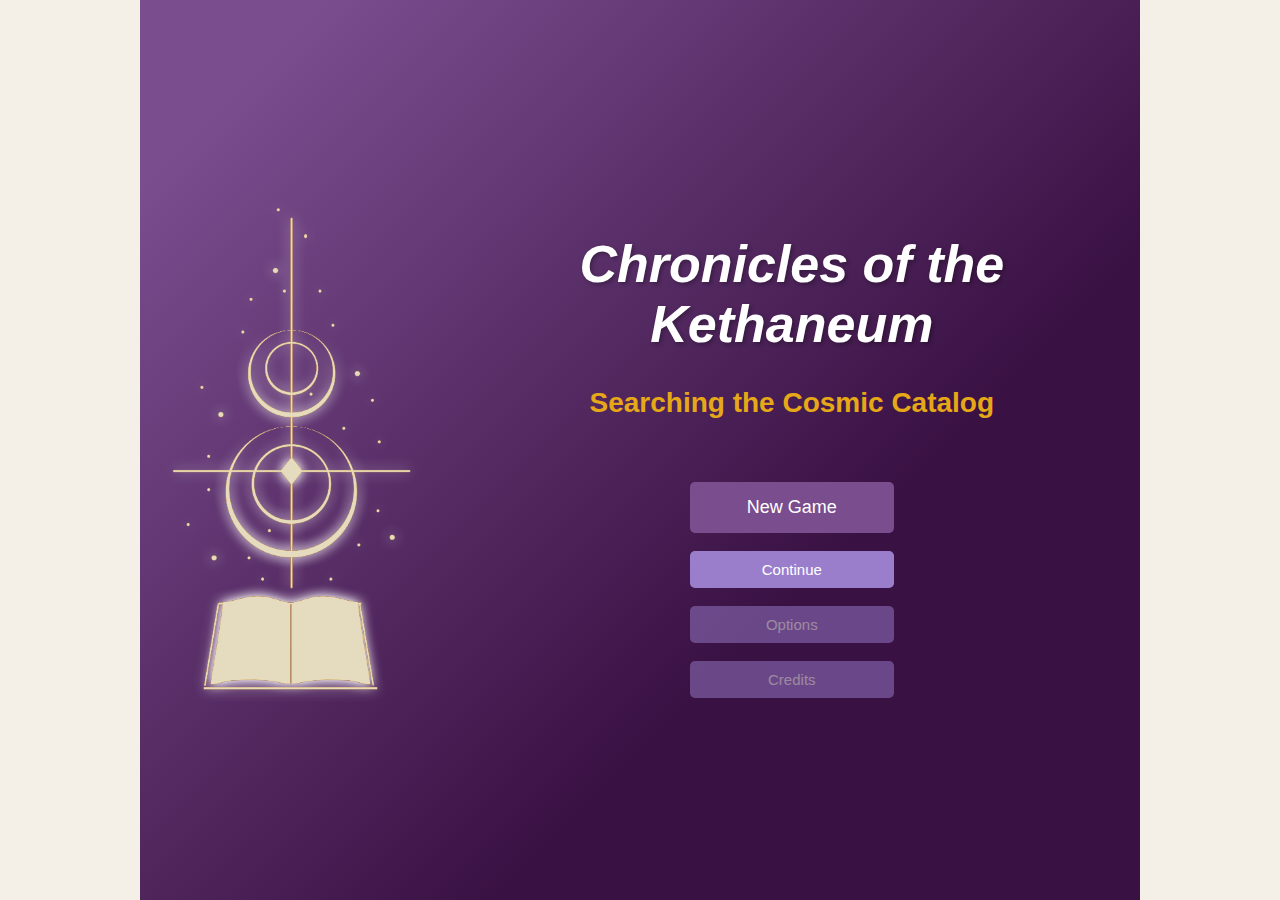
<file: index.html>
<!DOCTYPE html>
<html lang="en">

<head>
  <meta charset="UTF-8">
  <meta name="viewport" content="width=device-width, initial-scale=1.0">
  <title>Chronicles of the Kethaneum</title>
  <style>
    /* Color Palette */
    :root {
      /* Primary Colors */
      --primary-dark: #3a1143;
      /* Dark purple - backgrounds */
      --primary-medium: #4a3870;
      /* Medium purple - accents */
      --primary-light: #794d8e;
      /* Light purple - buttons */
      --primary-lighter: #9a7ecc;
      /* Very light purple - secondary elements */

      /* Neutral Colors */
      --neutral-dark: #2c2240;
      /* Dark neutral - backgrounds */
      --neutral-medium: #3a2e51;
      /* Medium neutral - containers */

      /* Warm Colors */
      --warm-light: #f4efe7;
      /* Light warm - subtle backgrounds */
      --warm-medium: #e9d8d0;
      /* Medium warm - book pages */
      --warm-dark: #dcd0c0;
      /* Dark warm - borders */

      /* Accent Color - Golden Amber */
      --accent-main: #E6A817;
      /* Golden amber - highlights & important elements */
      --accent-light: #F7C956;
      /* Light amber - subtle accents */
      --accent-dark: #C48A0F;
      /* Dark amber - hover states */
    }

    /* Core styling */
    body {
      font-family: Arial, sans-serif;
      padding: 0;
      margin: 0;
      background-color: var(--warm-light);
      color: #333;
    }

    /* Game container - holds all screens */
    #game-container {
      max-width: 1000px;
      margin: 0 auto;
      min-height: 100vh;
      position: relative;
    }

    /* Screen styling - base for all game screens */
    .screen {
      position: absolute;
      top: 0;
      left: 0;
      width: 100%;
      height: 100%;
      display: none;
      /* Default state is hidden */
      box-sizing: border-box;
      z-index: 1;
      /* Baseline z-index */
    }

    /* Active screen */
    .screen.active {
      z-index: 10;
      /* Active screen appears on top */
    }

    /* Loading Indicator */
    #loading-indicator {
      position: fixed;
      top: 0;
      left: 0;
      width: 100%;
      height: 100%;
      background-color: rgba(0, 0, 0, 0.7);
      display: none;
      justify-content: center;
      align-items: center;
      z-index: 9999;
    }

    .loader {
      border: 5px solid #f3f3f3;
      border-top: 5px solid var(--accent-main);
      border-radius: 50%;
      width: 50px;
      height: 50px;
      animation: spin 2s linear infinite;
    }

    @keyframes spin {
      0% {
        transform: rotate(0deg);
      }

      100% {
        transform: rotate(360deg);
      }
    }

    /* Title screen styling */
    #title-screen {
      background: linear-gradient(135deg, #794d8e 10%, #3a1143 66%);
      color: white;
      text-align: center;
      height: 100vh;
      padding: 0;
      overflow: hidden;
    }

    .title-layout {
      display: flex;
      width: 100%;
      height: 100%;
      justify-content: space-between;
      align-items: center;
    }

    .logo-container {
      width: 33%;
      height: 100%;
      display: flex;
      justify-content: center;
      align-items: center;
      position: relative;
    }

    #logo-static,
    #logo-glow {
      max-width: 90%;
      height: auto;
      max-height: 90%;
      position: absolute;
    }

    @media (min-width: 1200px) {

      #logo-static,
      #logo-glow {
        max-height: 550px;
        /* Fixed height for large screens */
      }
    }

    /* Media query for very large screens */
    @media (min-width: 1600px) {

      #logo-static,
      #logo-glow {
        max-height: 550px;
        /* Increased fixed height for very large screens */
      }
    }

    #logo-glow {
      animation: pulseLogo 6s infinite;
    }

    @keyframes pulseLogo {
      0% {
        opacity: 0.1;
      }

      33% {
        opacity: 0.8;
      }

      /* Reveals in 2s (33% of 6s) */
      100% {
        opacity: 0.1;
      }

      /* Fades out over the remaining 4s */
    }

    @keyframes pulse {
      0% {
        opacity: 0.1;
      }

      100% {
        opacity: 0.7;
      }
    }

    .title-content {
      width: 67%;
      padding: 40px;
      display: flex;
      flex-direction: column;
      align-items: center;
      justify-content: center;
    }

    #title-screen h1 {
      font-size: 52px;
      margin-bottom: 10px;
      text-shadow: 2px 2px 4px rgba(0, 0, 0, 0.3);
      font-style: italic;
      text-align: center;
      /* Changed from left to center */
      width: 100%;
    }

    #title-screen h2 {
      font-size: 28px;
      margin-bottom: 60px;
      text-align: center;
      width: 100%;
      color: var(--accent-main);
    }

    #title-screen .button-container {
      display: flex;
      flex-direction: column;
      align-items: center;
      gap: 12px;
      width: 33%;
      min-width: 180px;
    }

    #title-screen button {
      width: 100%;
      padding: 10px 20px;
      font-size: 15px;
      border: none;
      border-radius: 5px;
      background-color: var(--primary-light);
      color: white;
      cursor: pointer;
      transition: background-color 0.2s, transform 0.2s;
      margin: 3px 0;
      text-align: center;
    }

    #title-screen button:hover {
      background-color: var(--primary-medium);
      transform: translateY(-2px);
    }

    #title-screen button.large {
      font-size: 18px;
      padding: 15px 30px;
    }

    #title-screen button.secondary {
      background-color: var(--primary-lighter);
    }

    #title-screen button.secondary:hover {
      background-color: var(--primary-light);
    }

    /* Disabled button styling */
    #title-screen button.disabled {
      opacity: 0.5;
      cursor: not-allowed;
      background-color: var(--primary-lighter);
    }

    #title-screen button.disabled:hover {
      transform: none;
      background-color: var(--primary-lighter);
    }

    /* Backstory screen styling */
    #backstory-screen {
      background-color: var(--neutral-dark);
      color: var(--warm-medium);
      text-align: center;
      flex-direction: column;
      justify-content: center;
      align-items: center;
      height: 100vh;
      padding: 20px;
    }

    #backstory-screen .story-container {
      max-width: 700px;
      margin: 0 auto;
      background-color: var(--neutral-medium);
      padding: 30px;
      border-radius: 10px;
      box-shadow: 0 0 20px rgba(0, 0, 0, 0.3);
      margin-bottom: 20px;
      border-left: 4px solid var(--accent-main);
      /* Amber accent border */
    }

    #backstory-screen h2 {
      font-size: 32px;
      margin-bottom: 20px;
      color: var(--warm-medium);
    }

    #backstory-screen p {
      font-size: 18px;
      line-height: 1.6;
      margin-bottom: 20px;
      text-align: left;
    }

    /* Book of Passage screen styling */
    #book-of-passage-screen {
      background-color: var(--neutral-dark);
      flex-direction: column;
      justify-content: center;
      align-items: center;
      height: 100vh;
      padding: 20px;
    }

    .book-container {
      width: 70%;
      max-width: 800px;
      aspect-ratio: 4/3;
      background-color: var(--warm-medium);
      border-radius: 10px;
      box-shadow: 0 0 30px rgba(0, 0, 0, 0.4);
      padding: 40px;
      position: relative;
      display: flex;
      flex-direction: column;
      color: #2c2240;
      overflow: hidden;
      /* Ensures content doesn't spill out */
      margin-bottom: 20px;
      /* Add space between container and button */
    }

    .book-spine {
      position: absolute;
      left: 0;
      top: 0;
      height: 100%;
      width: 40px;
      background-color: var(--primary-medium);
      border-radius: 10px 0 0 10px;
      z-index: 1;
      /* Ensure spine appears above content */
    }

    .book-pages {
      width: 100%;
      height: 100%;
      overflow-y: auto;
      /* Enable vertical scrolling */
      padding-left: 50px;
      /* Space for spine */
      position: relative;
      z-index: 0;
      box-sizing: border-box;
      /* Include padding in width/height calculations */
    }

    /* Ensure scrollbars appear correctly across browsers */
    .book-pages::-webkit-scrollbar {
      width: 8px;
      background-color: var(--warm-light);
    }

    .book-pages::-webkit-scrollbar-thumb {
      background-color: var(--primary-light);
      border-radius: 4px;
    }

    .book-pages::-webkit-scrollbar-track {
      background-color: var(--warm-light);
      border-radius: 4px;
    }

    .book-pages h2 {
      font-size: 28px;
      color: var(--primary-medium);
      margin-bottom: 20px;
      text-align: center;
    }

    .book-pages p {
      font-size: 18px;
      color: #333;
      margin-bottom: 15px;
      line-height: 1.5;
      text-align: left;
      max-width: 100%;
    }

    .progress-section {
      margin-top: 30px;
      padding: 20px;
      background-color: var(--warm-light);
      border-radius: 10px;
    }

    .progress-section h3 {
      color: var(--primary-medium);
      margin-bottom: 15px;
    }

    /* Book progress styling */
    .book-progress-list {
      list-style: none;
      padding: 0;
      margin: 15px 0;
    }

    .book-progress-list li {
      margin-bottom: 15px;
      padding: 10px;
      border-radius: 8px;
      background-color: var(--warm-light);
    }

    .book-progress-list li.book-complete {
      background-color: var(--warm-light);
      /* Changed to match incomplete books */
      border-left: 4px solid var(--accent-main);
      /* Amber accent for completed books */
    }

    .book-progress-list li.book-in-progress {
      border-left: 4px solid var(--primary-light);
    }

    .book-progress-list li.has-uncompleted-puzzle {
      /* Subtle indicator that this book has an uncompleted puzzle */
      border-bottom: 2px dashed var(--accent-light);
    }

    .book-parts-progress {
      display: flex;
      margin-top: 8px;
      gap: 5px;
    }

    .story-part {
      width: 25px;
      height: 25px;
      border-radius: 50%;
      display: flex;
      align-items: center;
      justify-content: center;
      font-size: 14px;
      font-weight: bold;
      color: white;
    }

    .story-part.complete {
      background-color: var(--accent-main);
      /* Main amber for completed parts */
    }

    .story-part.incomplete {
      background-color: #ccc;
      /* Grey for never attempted parts - keeping original */
      color: #666;
    }

    .story-part.in-progress {
      background-color: var(--accent-light);
      /* Lighter amber for in-progress part */
      box-shadow: 0 0 5px var(--accent-light);
      /* Glow effect */
      position: relative;
    }

    .story-part.in-progress::after {
      content: "";
      position: absolute;
      top: -2px;
      right: -2px;
      bottom: -2px;
      left: -2px;
      border: 2px solid var(--accent-light);
      border-radius: 50%;
      animation: pulse 2s infinite;
    }

    .progress-section h4 {
      margin-top: 20px;
      color: var(--primary-medium);
      font-size: 18px;
    }

    /* Library screen styling - not used for now but kept for future */
    #library-screen {
      background-color: var(--neutral-dark);
      color: white;
      padding: 40px;
      text-align: center;
      min-height: 100vh;
    }

    #library-screen h2 {
      font-size: 36px;
      margin-bottom: 40px;
    }

    .genre-container {
      display: grid;
      grid-template-columns: repeat(auto-fill, minmax(250px, 1fr));
      gap: 20px;
      max-width: 900px;
      margin: 0 auto;
    }

    .genre-card {
      background-color: white;
      color: #333;
      border-radius: 10px;
      padding: 20px;
      text-align: center;
      transition: transform 0.2s, box-shadow 0.2s;
      cursor: pointer;
      box-shadow: 0 4px 8px rgba(0, 0, 0, 0.1);
      border-top: 4px solid var(--primary-light);
    }

    .genre-card:hover {
      transform: translateY(-5px);
      box-shadow: 0 10px 20px rgba(0, 0, 0, 0.2);
      border-top: 4px solid var(--accent-main);
      /* Amber accent on hover */
    }

    .genre-card h3 {
      font-size: 24px;
      margin-bottom: 10px;
    }

    .genre-card p {
      font-size: 14px;
      color: #666;
    }

    /* Puzzle screen contains word search game */
    #puzzle-screen {
      background-color: var(--neutral-dark);
      flex-direction: column;
      justify-content: center;
      align-items: center;
      min-height: 100vh;
      padding: 20px;
    }

    /* Making sure puzzle content takes appropriate width */
    #puzzle-screen .book-title,
    #puzzle-screen .timer-container,
    #puzzle-screen .game-area,
    #puzzle-screen .controls {
      width: 100%;
      max-width: 1000px;
    }

    /* Header */
    .book-title {
      font-size: 28px;
      text-align: center;
      margin-bottom: 20px;
      color: var(--warm-medium);
      text-shadow: 1px 1px 2px rgba(0, 0, 0, 0.2);
    }

    /* Game sections */
    .game-area {
      display: flex;
      margin-bottom: 20px;
    }

    .story-container {
      flex: 1;
      padding: 15px;
      margin-right: 20px;
      border-right: 1px solid var(--warm-dark);
      max-height: 500px;
      overflow-y: auto;
      background-color: var(--warm-medium);
      border-radius: 8px;
      border: 1px solid var(--primary-light);
    }

    .story-content {
      line-height: 1.6;
      font-size: 16px;
      color: #333;
    }

    .grid-container {
      flex: 2;
      margin-right: 20px;
    }

    .words-container {
      flex: 1;
      background-color: var(--warm-medium);
      padding: 15px;
      border-radius: 8px;
      border: 1px solid var(--primary-light);
    }

    /* Grid styling */
    .grid {
      display: grid;
      width: 100%;
      border: 3px solid var(--primary-medium);
      border-radius: 8px;
      overflow: hidden;
      background-color: #fff;
    }

    .grid-cell {
      display: flex;
      align-items: center;
      justify-content: center;
      font-weight: bold;
      font-size: 20px;
      border: 1px solid #ccc;
      user-select: none;
      cursor: pointer;
      aspect-ratio: 1 / 1;
      color: #333;
    }

    .grid-cell.selected {
      background-color: var(--primary-lighter);
    }

    .grid-cell.correct {
      background-color: var(--accent-light);
      /* Amber accent for correct cells */
      color: #333;
    }

    /* Word list styling */
    .word-list {
      list-style-type: none;
      padding: 0;
    }

    .word-list li {
      padding: 8px;
      border-bottom: 1px solid var(--warm-dark);
      color: #333;
    }

    .word-list li.found {
      text-decoration: line-through;
      color: var(--accent-dark);
      /* Amber accent for found words */
    }

    /* Timer styling */
    .timer-container {
      position: relative;
      height: 20px;
      background-color: var(--warm-light);
      margin-bottom: 20px;
      border-radius: 10px;
      overflow: hidden;
      border: 2px solid var(--primary-medium);
    }

    .timer-bar {
      background-color: var(--primary-light);
      height: 100%;
      width: 100%;
      transition: width 1s linear;
      border-radius: 10px;
    }

    /* Controls */
    .controls {
      display: flex;
      justify-content: space-between;
      margin-top: 20px;
    }

    /* Popup panels for puzzle game */
    .panel {
      position: fixed;
      top: 50%;
      left: 50%;
      transform: translate(-50%, -50%);
      background: var(--warm-medium);
      padding: 20px;
      border-radius: 8px;
      box-shadow: 0 0 20px rgba(0, 0, 0, 0.3);
      text-align: center;
      display: none;
      max-width: 80%;
      width: 500px;
      z-index: 1000;
      color: #333;
      border-top: 4px solid var(--accent-main);
      /* Amber accent for panels */
    }

    /* Shared button styling */
    button {
      padding: 12px 25px;
      font-size: 16px;
      border: none;
      border-radius: 5px;
      background-color: var(--primary-light);
      color: white;
      cursor: pointer;
      transition: background-color 0.2s;
      margin: 10px;
    }

    button:hover {
      background-color: var(--primary-medium);
    }

    button.large {
      font-size: 20px;
      padding: 15px 30px;
    }

    button.secondary {
      background-color: var(--primary-lighter);
      color: white;
    }

    button.secondary:hover {
      background-color: var(--primary-light);
    }

    button.accent {
      background-color: var(--accent-main);
      color: white;
    }

    button.accent:hover {
      background-color: var(--accent-dark);
    }

    /* Responsive design */
    @media (max-width: 1200px) {
      #title-screen h1 {
        font-size: 46px;
      }

      #title-screen h2 {
        font-size: 25px;
        margin-bottom: 50px;
      }
    }

    @media (max-width: 992px) {
      #title-screen h1 {
        font-size: 40px;
      }

      #title-screen h2 {
        font-size: 22px;
        margin-bottom: 45px;
      }
    }

    @media (max-width: 768px) {
      .game-area {
        flex-direction: column;
      }

      .story-container {
        margin-right: 0;
        margin-bottom: 20px;
        border-right: none;
        border-bottom: 1px solid var(--warm-dark);
        max-height: 200px;
      }

      .genre-container {
        grid-template-columns: 1fr;
      }

      /* Title screen responsive */
      .title-layout {
        flex-direction: column;
      }

      .logo-container {
        width: 33%;
        height: 100%;
        display: flex;
        justify-content: center;
        align-items: center;
        position: relative;
      }

      .title-content {
        width: 100%;
        height: 60%;
        align-items: center;
        text-align: center;
      }

      #title-screen h1 {
        font-size: 36px;
        margin-bottom: 10px;
        text-shadow: 2px 2px 4px rgba(0, 0, 0, 0.3);
        font-style: italic;
        text-align: center;
        width: 100%;
      }

      #title-screen h2 {
        font-size: 20px;
        margin-bottom: 40px;
      }

      #title-screen .button-container {
        align-items: center;
      }

      .book-container {
        width: 90%;
      }
    }

    /* Mobile-specific layout adjustments */
    @media (max-width: 768px) {

      /* Book of Passage and Backstory pages */
      .story-container {
        max-height: 150px;
        /* Increased from 100px */
      }

      .book-container {
        height: 75vh;
        /* Use viewport height for better sizing */
        max-height: 500px;
      }

      .book-pages {
        max-height: 100%;
      }

      /* Unified scrollbar styling */
      .story-container,
      .book-pages,
      .mobile-word-list {
        scrollbar-width: thin;
        scrollbar-color: var(--primary-light) var(--warm-light);
      }

      .story-container::-webkit-scrollbar,
      .book-pages::-webkit-scrollbar,
      .mobile-word-list::-webkit-scrollbar {
        width: 8px;
      }

      .story-container::-webkit-scrollbar-thumb,
      .book-pages::-webkit-scrollbar-thumb,
      .mobile-word-list::-webkit-scrollbar-thumb {
        background-color: var(--primary-light);
        border-radius: 4px;
      }

      .story-container::-webkit-scrollbar-track,
      .book-pages::-webkit-scrollbar-track,
      .mobile-word-list::-webkit-scrollbar-track {
        background-color: var(--warm-light);
        border-radius: 4px;
      }

      /* Updated word list styling - reverting to a more traditional list but with improvements */
      .mobile-word-list {
        display: block;
        max-height: 150px;
        overflow-y: auto;
        background-color: var(--warm-medium);
        border-radius: 8px;
        padding: 8px;
        margin: 10px 0;
        list-style-type: none;
      }

      .mobile-word-list li {
        padding: 6px 10px;
        margin-bottom: 4px;
        border-bottom: 1px solid var(--warm-dark);
        color: #333;
        font-weight: 500;
      }

      .mobile-word-list li.found {
        text-decoration: line-through;
        color: var(--accent-dark);
        opacity: 0.7;
      }

      /* Instructions panel styling */
      #instructions-panel {
        background-color: var(--warm-medium);
        border-top: 5px solid var(--accent-main);
        box-shadow: 0 0 25px rgba(0, 0, 0, 0.4);
      }
    }

    @media (max-width: 576px) {
      #title-screen h1 {
        font-size: 32px;
      }

      #title-screen h2 {
        font-size: 18px;
        margin-bottom: 30px;
      }

      #title-screen button {
        padding: 8px 16px;
        font-size: 13px;
      }

      #title-screen .button-container {
        width: 70%;
      }
    }

    /* Small phones specifically */
    @media (max-width: 480px) {
      .grid-cell {
        font-size: 16px;
        /* Slightly smaller for very small screens */
      }

      .controls button {
        padding: 8px 12px;
        font-size: 12px;
      }

      .story-container {
        max-height: 80px;
      }
    }

    /* Error panel styling */
    #error-panel {
      position: fixed;
      top: 50%;
      left: 50%;
      transform: translate(-50%, -50%);
      background: var(--warm-medium);
      padding: 20px;
      border-radius: 8px;
      box-shadow: 0 0 20px rgba(0, 0, 0, 0.3);
      text-align: center;
      display: none;
      max-width: 80%;
      width: 500px;
      z-index: 2000;
      color: #333;
      border-top: 4px solid var(--accent-main);
    }

    #error-panel h2 {
      color: var(--primary-dark);
      margin-bottom: 15px;
    }

    #error-panel p {
      font-size: 16px;
      line-height: 1.5;
      margin-bottom: 20px;
    }
  </style>
</head>

<body>
  <!-- Loading Indicator -->
  <div id="loading-indicator">
    <div class="loader"></div>
  </div>

  <div id="game-container">
    <!-- Title Screen -->
    <div id="title-screen" class="screen active">
      <div class="title-layout">
        <div class="logo-container">
          <img id="logo-static" src="images/logo-static.png" alt="Kethaneum Logo">
          <img id="logo-glow" src="images/logo-glow.png" alt="Kethaneum Logo Glow Effect" class="pulsing">
        </div>
        <div class="title-content">
          <h1 id="game-title">Chronicles of the Kethaneum</h1>
          <h2 id="game-subtitle">Searching the Cosmic Catalog</h2>
          <div class="button-container">
            <button id="new-game-btn" class="large">New Game</button>
            <button id="continue-btn" class="secondary">Continue</button>
            <button id="options-btn" class="secondary disabled">Options</button>
            <button id="credits-btn" class="secondary disabled">Credits</button>
          </div>
        </div>
      </div>
    </div>

    <!-- Backstory Screen -->
    <div id="backstory-screen" class="screen">
      <div class="story-container">
        <h2>The Kethaneum</h2>
        <div id="backstory-content">
          <p>The Kethaneum exists in the spaces between worlds—a vast library stretching across dimensions, accessible
            only to those deemed worthy by its mysterious custodians. Neither fully physical nor entirely ethereal, this
            repository houses knowledge from countless civilizations, epochs, and realities.</p>

          <p>For millennia, brilliant minds across the multiverse have sought entry to this hallowed space. Few succeed.
            The journey requires years of dedicated study and the completion of increasingly complex trials that test
            not just intellect, but character and perseverance. Those who prove themselves receive a Book of Passage—a
            living artifact that serves as both key and chronicle.</p>

          <p>Your Book of Passage now rests in your hands, its pages initially blank except for your name. Unlike
            ordinary books, it observes and records your journey, adding new chapters as you explore the Kethaneum's
            infinite collections. Every discovery, every challenge overcome, every insight gained—all become part of
            your unique narrative, preserved within its pages.</p>

          <p>As you step through the threshold that separates your realm from the Kethaneum, remember: you are now both
            reader and story, archivist and archive. The knowledge you help preserve will guide countless others who
            follow in your footsteps.</p>
        </div>
      </div>
      <button id="continue-to-book-btn">Continue</button>
    </div>

    <!-- Book of Passage Screen -->
    <div id="book-of-passage-screen" class="screen">
      <div class="book-container">
        <div class="book-spine"></div>
        <div class="book-pages">
          <h2>Your Book of Passage</h2>
          <div id="book-of-passage-content">
            <p><em>The pages of your Book of Passage shimmer as new words appear, chronicling your arrival:</em></p>

            <p>"Today marks your first day as Assistant Archivist within the hallowed halls of the Kethaneum, the
              greatest repository of knowledge across all realms. After years of dedicated study, you've earned this
              honored position—a rare achievement celebrated by your teachers and peers alike.</p>

            <p>Your assignment is to catalog the newly arrived knowledge constructs, which appear to you as books
              containing words scattered and unordered. By finding and organizing these words, you strengthen the
              Kethaneum's indexing matrix, making this wisdom accessible to scholars throughout the multiverse. The
              Senior Archivists have noticed your particular talent for pattern recognition—a gift that will serve you
              well as you bring order to chaos, one word at a time."</p>

            <div class="progress-section">
              <h3>Your Archives Progress:</h3>
              <p>Cataloging Completed: <span id="completed-puzzles-count">0</span></p>
              <p>Books Discovered: <span id="completed-books-count">0</span></p>

              <div id="books-progress-section">
                <!-- Book progress will be filled dynamically -->
              </div>
            </div>
          </div>
        </div>
      </div>
      <button id="start-cataloging-btn" class="accent">Begin Cataloging</button>
    </div>

    <!-- Library Screen (Genre Selection) - Hidden for now but kept for future -->
    <div id="library-screen" class="screen">
      <h2>The Great Library</h2>
      <p>Choose a section of the library to explore:</p>
      <div class="genre-container">
        <div class="genre-card" data-genre="nature">
          <h3>Nature</h3>
          <p>Explore the natural world through words about animals, plants, and landscapes.</p>
        </div>
        <div class="genre-card" data-genre="fantasy">
          <h3>Fantasy</h3>
          <p>Discover magical creatures, enchanted places, and heroic adventures.</p>
        </div>
        <div class="genre-card" data-genre="science">
          <h3>Science</h3>
          <p>Uncover terms from astronomy, chemistry, biology, and more.</p>
        </div>
        <div class="genre-card" data-genre="history">
          <h3>History</h3>
          <p>Find words related to historical events, figures, and places.</p>
        </div>
      </div>
    </div>

    <!-- Puzzle Screen (Word Search Game) -->
    <div id="puzzle-screen" class="screen">
      <h1 class="book-title" id="book-title">Knowledge Construct</h1>

      <div class="timer-container">
        <div class="timer-bar" id="timer-bar"></div>
      </div>

      <div class="game-area">
        <div class="story-container">
          <div class="story-content" id="story-excerpt">
            Knowledge excerpt will appear here.
          </div>
        </div>

        <div class="grid-container">
          <div class="grid" id="word-grid"></div>
        </div>

        <div class="words-container">
          <ul class="word-list" id="word-list"></ul>
        </div>
      </div>

      <div class="controls">
        <button id="pause-btn">Pause</button>
        <button id="return-book-of-passage-btn" class="secondary">Book of Passage</button>
      </div>
    </div>
  </div>

  <!-- Win Panel -->
  <div class="panel" id="win-panel">
    <h2>Cataloging Complete!</h2>
    <p>You've successfully organized all the words in this knowledge construct!</p>
    <button id="next-book-btn" class="accent">Catalog Another</button>
    <button id="return-to-book-of-passage-btn">Return to Book of Passage</button>
  </div>

  <!-- Lose Panel -->
  <div class="panel" id="lose-panel">
    <h2>Time's Up!</h2>
    <p>You weren't able to organize all the words in time.</p>
    <button id="try-again-btn">Try Again</button>
    <button id="different-book-btn" class="secondary">Try a Different Construct</button>
  </div>

  <!-- Pause Panel -->
  <div class="panel" id="pause-panel">
    <h2>Cataloging Paused</h2>
    <button id="resume-btn" class="accent">Resume</button>
    <button id="restart-btn">Restart</button>
    <button id="go-to-book-btn" class="secondary">Go to Book of Passage</button>
  </div>

  <!-- Instructions Panel -->
  <div class="panel" id="instructions-panel">
    <h2>Cataloging Instructions</h2>
    <ul style="text-align: left; margin-bottom: 20px;">
      <li>Find all the words listed on the right side</li>
      <li>Click and drag to select letters in a straight line</li>
      <li>Words can go horizontally, vertically, or diagonally</li>
      <li>Words can also be spelled backwards</li>
      <li>Words can intersect</li>
      <li>Find all words before time expires to complete cataloging</li>
    </ul>
    <button id="start-playing-btn" class="accent">Begin Cataloging</button>
  </div>

  <!-- Error Panel -->
  <div class="panel" id="error-panel">
    <h2>Archive Error</h2>
    <p>An error has occurred while accessing the Kethaneum's archives.</p>
    <button id="error-action-btn" class="accent">Return to Book of Passage</button>
  </div>

  <!-- Add these script tags -->
  <script src="error-handler.js"></script>
  <script src="wordsearchgame.js"></script>

  <!-- Updated JavaScript for screen display management -->
  <script>
    // This script ensures the screens display properly on initial load
    // It should be added after the main game script to override any conflicting settings

    document.addEventListener('DOMContentLoaded', function () {
      // Make sure only title screen is visible initially
      document.querySelectorAll('.screen').forEach(screen => {
        screen.style.display = 'none';
        screen.classList.remove('active');
      });

      // Show title screen
      const titleScreen = document.getElementById('title-screen');
      if (titleScreen) {
        titleScreen.classList.add('active');
        titleScreen.style.display = 'flex';
      }
    });
  </script>
</body>

</html>
</file>
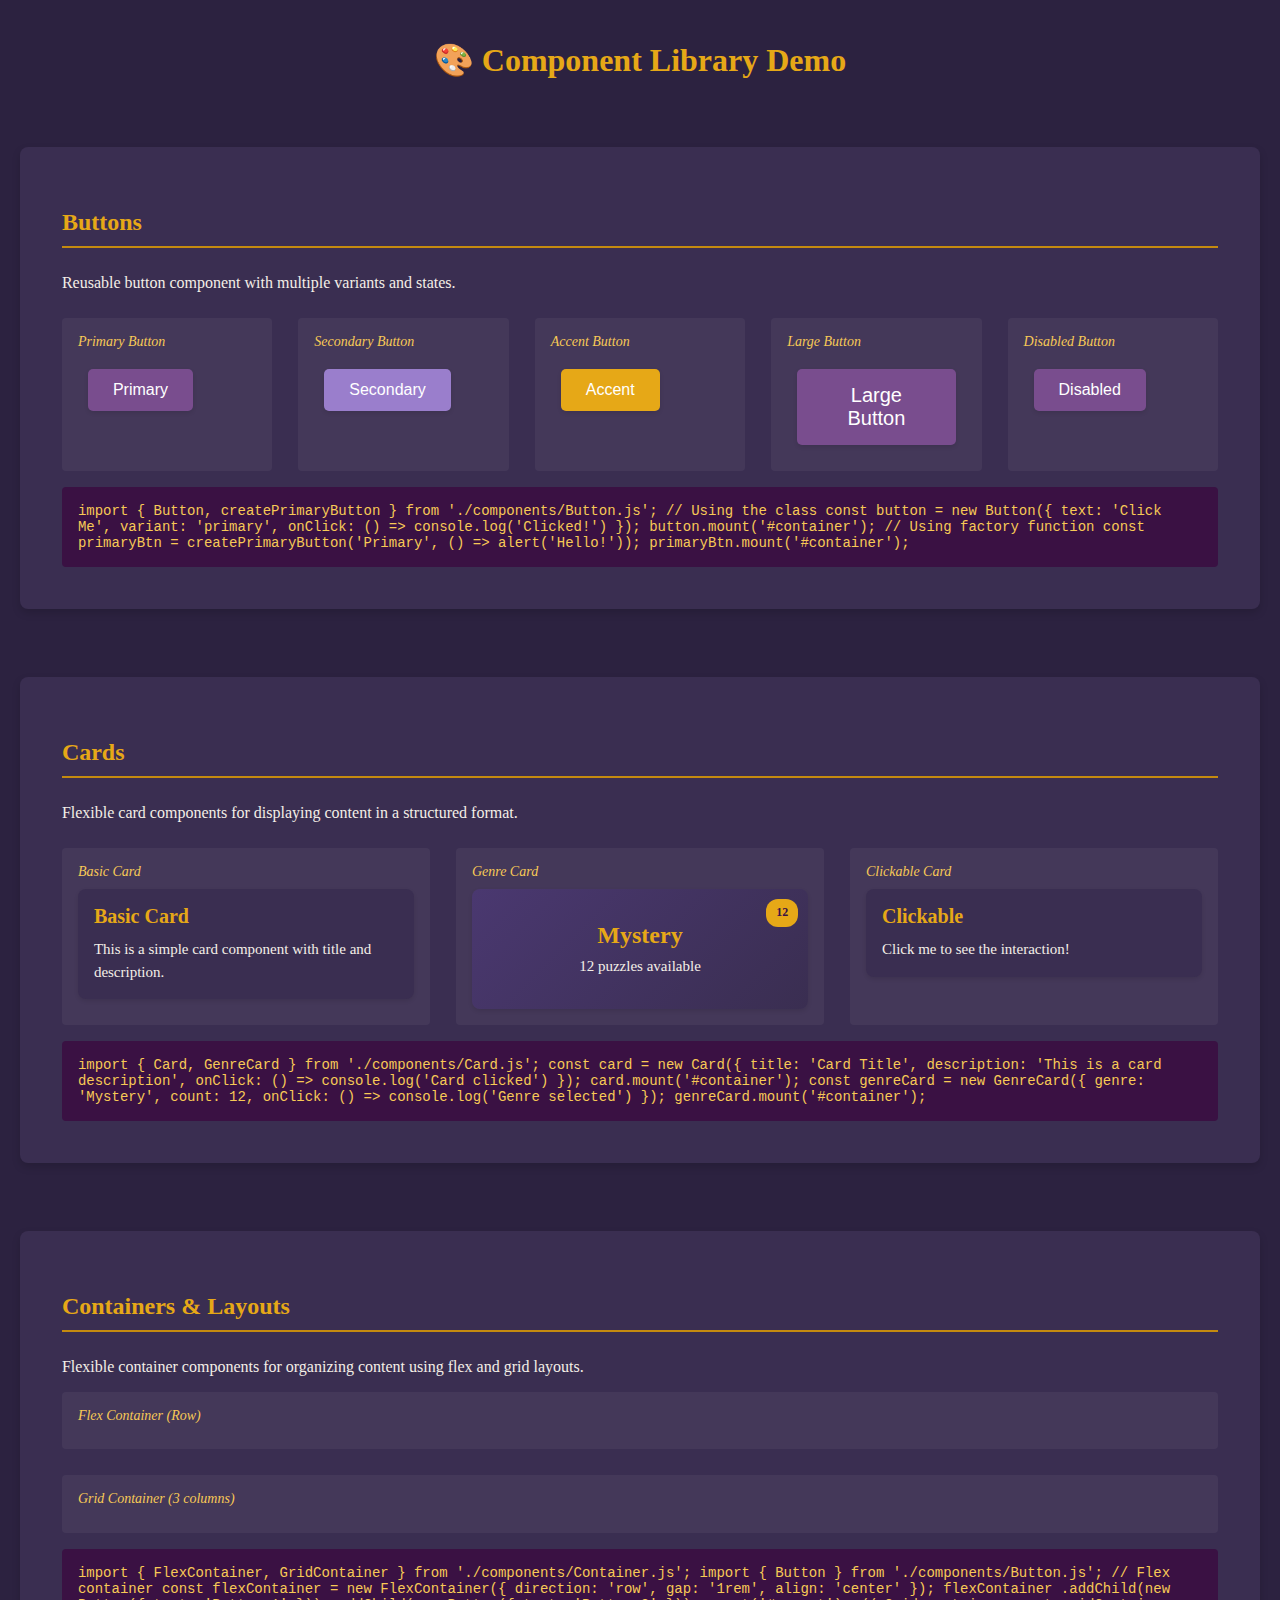
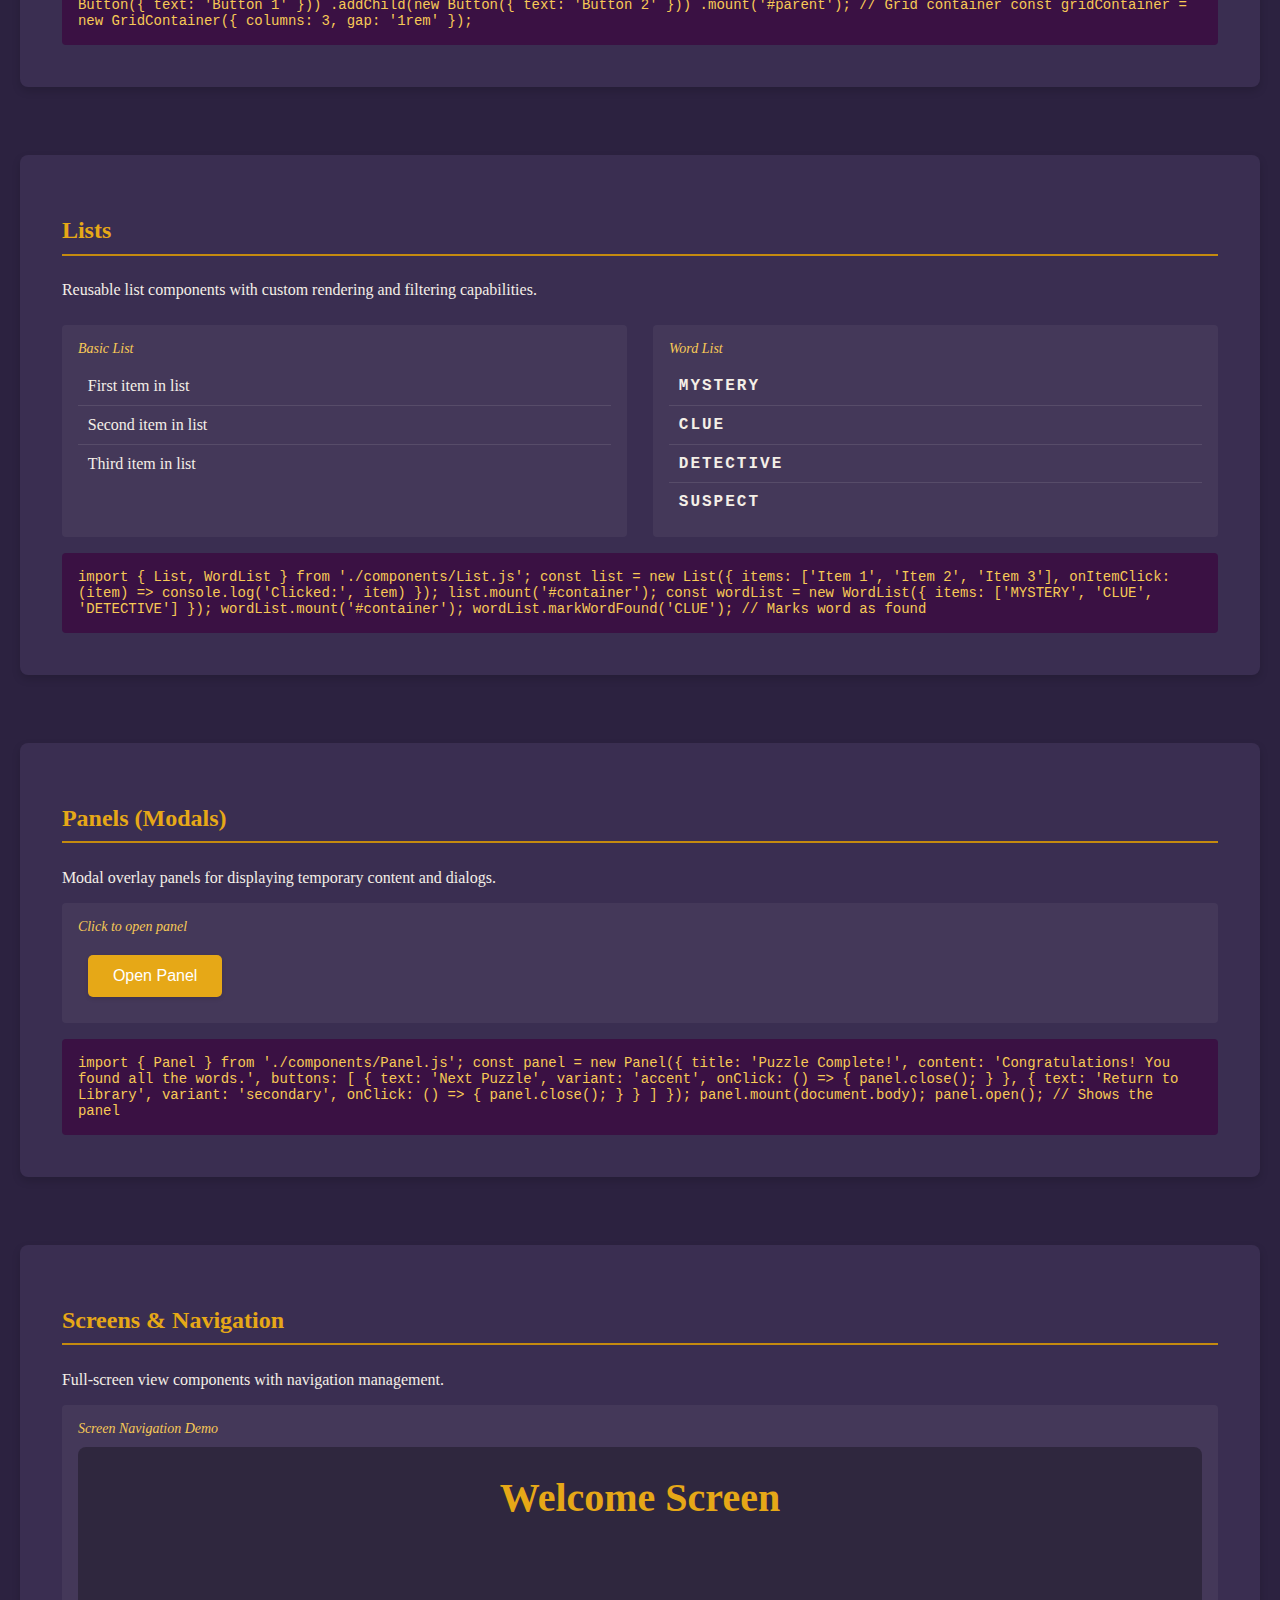
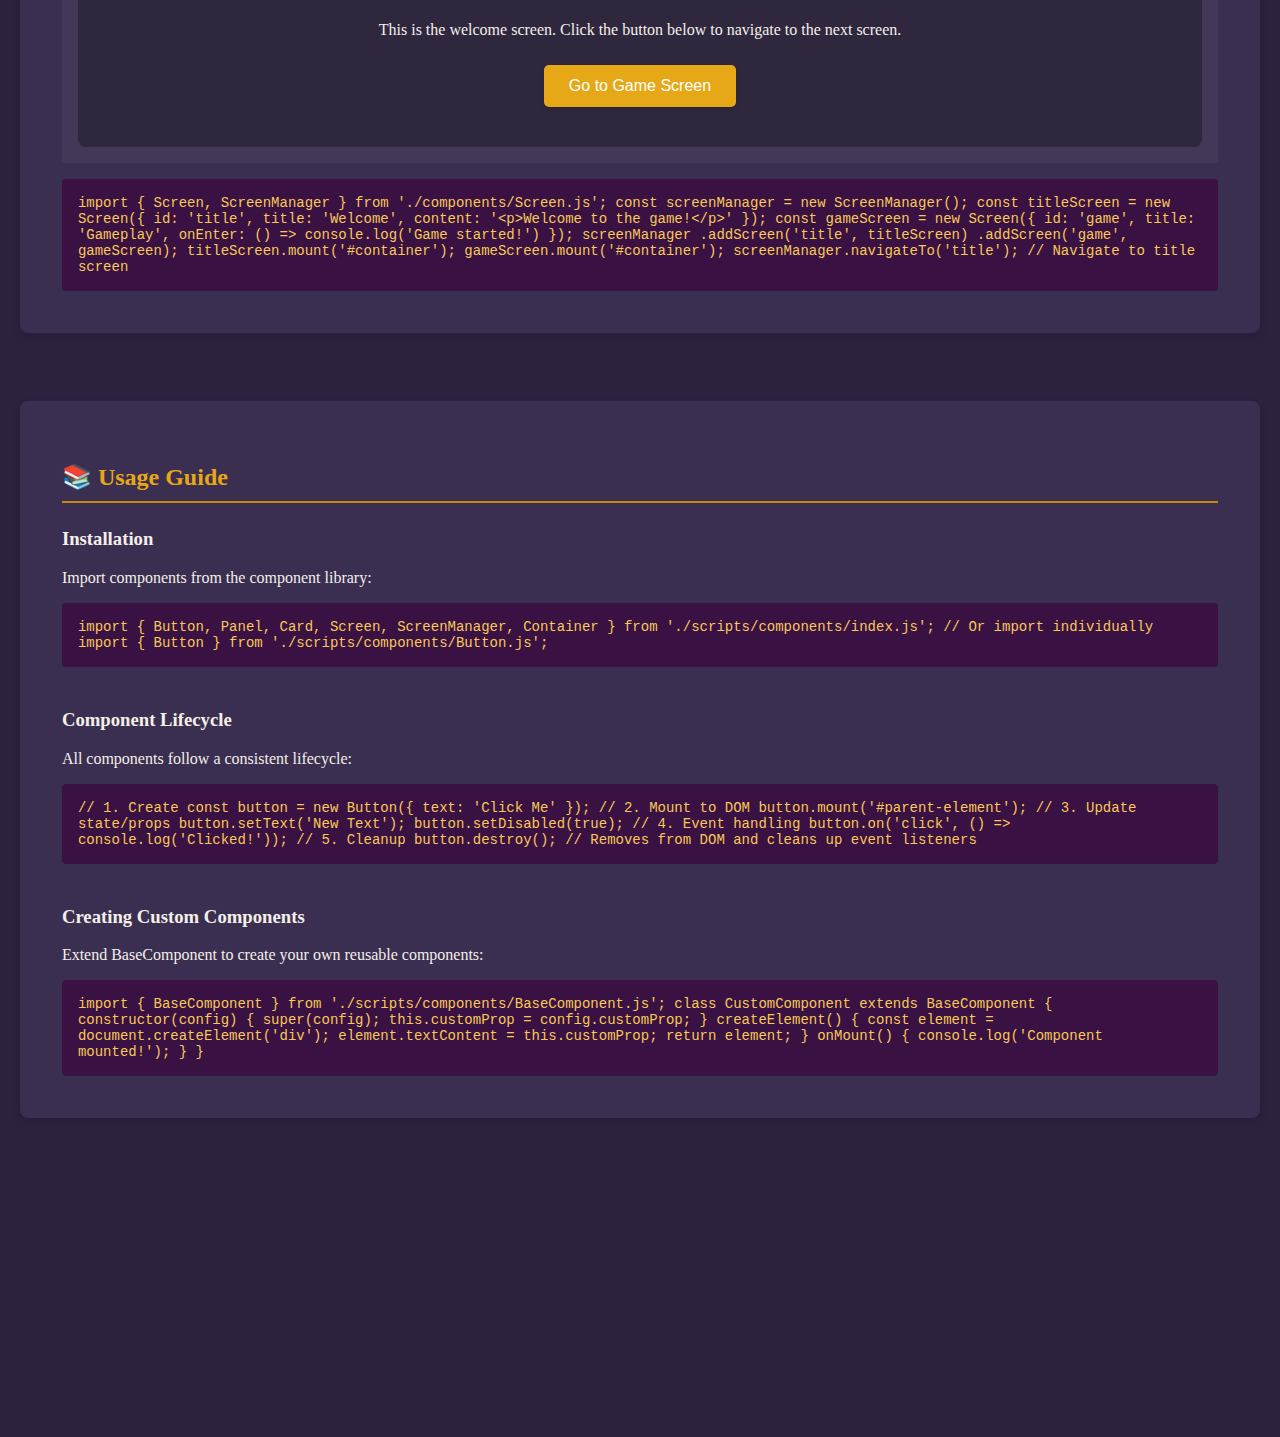
<file: component-library-demo.html>
<!DOCTYPE html>
<html lang="en">
<head>
  <meta charset="UTF-8">
  <meta name="viewport" content="width=device-width, initial-scale=1.0">
  <title>Component Library Demo - Chronicles of the Kethaneum</title>
  <link rel="stylesheet" href="styles/cssVariables.css">
  <link rel="stylesheet" href="styles/baseCSS.css">
  <link rel="stylesheet" href="styles/component-library.css">
  <style>
    body {
      padding: 20px;
      background: var(--neutral-dark);
      color: var(--warm-light);
      font-family: 'Crimson Text', Georgia, serif;
    }

    .demo-section {
      margin-bottom: var(--space-xxl);
      padding: var(--space-xl);
      background: var(--neutral-medium);
      border-radius: 8px;
      box-shadow: var(--elevation-medium);
    }

    .demo-section h2 {
      color: var(--accent-main);
      margin-bottom: var(--space-lg);
      border-bottom: 2px solid var(--accent-dark);
      padding-bottom: var(--space-sm);
    }

    .demo-grid {
      display: grid;
      grid-template-columns: repeat(auto-fit, minmax(200px, 1fr));
      gap: var(--space-lg);
      margin-top: var(--space-lg);
    }

    .component-example {
      padding: var(--space-md);
      background: rgba(255, 255, 255, 0.05);
      border-radius: 4px;
    }

    .component-label {
      font-size: 0.875rem;
      color: var(--accent-light);
      margin-bottom: var(--space-sm);
      font-style: italic;
    }

    .code-block {
      background: var(--primary-dark);
      padding: var(--space-md);
      border-radius: 4px;
      overflow-x: auto;
      margin-top: var(--space-md);
      font-family: 'Courier New', monospace;
      font-size: 0.875rem;
    }

    .code-block code {
      color: var(--accent-light);
    }

    #demo-container {
      min-height: 200px;
    }
  </style>
</head>
<body>
  <h1 style="text-align: center; color: var(--accent-main); margin-bottom: var(--space-xxl);">
    🎨 Component Library Demo
  </h1>

  <!-- Buttons Section -->
  <div class="demo-section">
    <h2>Buttons</h2>
    <p>Reusable button component with multiple variants and states.</p>

    <div class="demo-grid">
      <div class="component-example">
        <div class="component-label">Primary Button</div>
        <div id="button-primary"></div>
      </div>

      <div class="component-example">
        <div class="component-label">Secondary Button</div>
        <div id="button-secondary"></div>
      </div>

      <div class="component-example">
        <div class="component-label">Accent Button</div>
        <div id="button-accent"></div>
      </div>

      <div class="component-example">
        <div class="component-label">Large Button</div>
        <div id="button-large"></div>
      </div>

      <div class="component-example">
        <div class="component-label">Disabled Button</div>
        <div id="button-disabled"></div>
      </div>
    </div>

    <div class="code-block">
      <code>
import { Button, createPrimaryButton } from './components/Button.js';

// Using the class
const button = new Button({
  text: 'Click Me',
  variant: 'primary',
  onClick: () => console.log('Clicked!')
});
button.mount('#container');

// Using factory function
const primaryBtn = createPrimaryButton('Primary', () => alert('Hello!'));
primaryBtn.mount('#container');
      </code>
    </div>
  </div>

  <!-- Cards Section -->
  <div class="demo-section">
    <h2>Cards</h2>
    <p>Flexible card components for displaying content in a structured format.</p>

    <div class="demo-grid">
      <div class="component-example">
        <div class="component-label">Basic Card</div>
        <div id="card-basic"></div>
      </div>

      <div class="component-example">
        <div class="component-label">Genre Card</div>
        <div id="card-genre"></div>
      </div>

      <div class="component-example">
        <div class="component-label">Clickable Card</div>
        <div id="card-clickable"></div>
      </div>
    </div>

    <div class="code-block">
      <code>
import { Card, GenreCard } from './components/Card.js';

const card = new Card({
  title: 'Card Title',
  description: 'This is a card description',
  onClick: () => console.log('Card clicked')
});
card.mount('#container');

const genreCard = new GenreCard({
  genre: 'Mystery',
  count: 12,
  onClick: () => console.log('Genre selected')
});
genreCard.mount('#container');
      </code>
    </div>
  </div>

  <!-- Containers Section -->
  <div class="demo-section">
    <h2>Containers & Layouts</h2>
    <p>Flexible container components for organizing content using flex and grid layouts.</p>

    <div class="component-example">
      <div class="component-label">Flex Container (Row)</div>
      <div id="container-flex-row"></div>
    </div>

    <div class="component-example" style="margin-top: var(--space-lg);">
      <div class="component-label">Grid Container (3 columns)</div>
      <div id="container-grid"></div>
    </div>

    <div class="code-block">
      <code>
import { FlexContainer, GridContainer } from './components/Container.js';
import { Button } from './components/Button.js';

// Flex container
const flexContainer = new FlexContainer({
  direction: 'row',
  gap: '1rem',
  align: 'center'
});

flexContainer
  .addChild(new Button({ text: 'Button 1' }))
  .addChild(new Button({ text: 'Button 2' }))
  .mount('#parent');

// Grid container
const gridContainer = new GridContainer({
  columns: 3,
  gap: '1rem'
});
      </code>
    </div>
  </div>

  <!-- Lists Section -->
  <div class="demo-section">
    <h2>Lists</h2>
    <p>Reusable list components with custom rendering and filtering capabilities.</p>

    <div class="demo-grid">
      <div class="component-example">
        <div class="component-label">Basic List</div>
        <div id="list-basic"></div>
      </div>

      <div class="component-example">
        <div class="component-label">Word List</div>
        <div id="list-words"></div>
      </div>
    </div>

    <div class="code-block">
      <code>
import { List, WordList } from './components/List.js';

const list = new List({
  items: ['Item 1', 'Item 2', 'Item 3'],
  onItemClick: (item) => console.log('Clicked:', item)
});
list.mount('#container');

const wordList = new WordList({
  items: ['MYSTERY', 'CLUE', 'DETECTIVE']
});
wordList.mount('#container');
wordList.markWordFound('CLUE'); // Marks word as found
      </code>
    </div>
  </div>

  <!-- Panels Section -->
  <div class="demo-section">
    <h2>Panels (Modals)</h2>
    <p>Modal overlay panels for displaying temporary content and dialogs.</p>

    <div class="component-example">
      <div class="component-label">Click to open panel</div>
      <div id="panel-trigger"></div>
    </div>

    <div class="code-block">
      <code>
import { Panel } from './components/Panel.js';

const panel = new Panel({
  title: 'Puzzle Complete!',
  content: 'Congratulations! You found all the words.',
  buttons: [
    {
      text: 'Next Puzzle',
      variant: 'accent',
      onClick: () => { panel.close(); }
    },
    {
      text: 'Return to Library',
      variant: 'secondary',
      onClick: () => { panel.close(); }
    }
  ]
});

panel.mount(document.body);
panel.open(); // Shows the panel
      </code>
    </div>
  </div>

  <!-- Screens Section -->
  <div class="demo-section">
    <h2>Screens & Navigation</h2>
    <p>Full-screen view components with navigation management.</p>

    <div class="component-example">
      <div class="component-label">Screen Navigation Demo</div>
      <div id="screen-demo" style="min-height: 300px; background: rgba(0,0,0,0.3); border-radius: 8px; position: relative; overflow: hidden;">
        <!-- Screens will be added here -->
      </div>
    </div>

    <div class="code-block">
      <code>
import { Screen, ScreenManager } from './components/Screen.js';

const screenManager = new ScreenManager();

const titleScreen = new Screen({
  id: 'title',
  title: 'Welcome',
  content: '&lt;p&gt;Welcome to the game!&lt;/p&gt;'
});

const gameScreen = new Screen({
  id: 'game',
  title: 'Gameplay',
  onEnter: () => console.log('Game started!')
});

screenManager
  .addScreen('title', titleScreen)
  .addScreen('game', gameScreen);

titleScreen.mount('#container');
gameScreen.mount('#container');

screenManager.navigateTo('title'); // Navigate to title screen
      </code>
    </div>
  </div>

  <!-- Usage Guide Section -->
  <div class="demo-section">
    <h2>📚 Usage Guide</h2>
    <h3>Installation</h3>
    <p>Import components from the component library:</p>
    <div class="code-block">
      <code>
import {
  Button,
  Panel,
  Card,
  Screen,
  ScreenManager,
  Container
} from './scripts/components/index.js';

// Or import individually
import { Button } from './scripts/components/Button.js';
      </code>
    </div>

    <h3 style="margin-top: var(--space-xl);">Component Lifecycle</h3>
    <p>All components follow a consistent lifecycle:</p>
    <div class="code-block">
      <code>
// 1. Create
const button = new Button({ text: 'Click Me' });

// 2. Mount to DOM
button.mount('#parent-element');

// 3. Update state/props
button.setText('New Text');
button.setDisabled(true);

// 4. Event handling
button.on('click', () => console.log('Clicked!'));

// 5. Cleanup
button.destroy(); // Removes from DOM and cleans up event listeners
      </code>
    </div>

    <h3 style="margin-top: var(--space-xl);">Creating Custom Components</h3>
    <p>Extend BaseComponent to create your own reusable components:</p>
    <div class="code-block">
      <code>
import { BaseComponent } from './scripts/components/BaseComponent.js';

class CustomComponent extends BaseComponent {
  constructor(config) {
    super(config);
    this.customProp = config.customProp;
  }

  createElement() {
    const element = document.createElement('div');
    element.textContent = this.customProp;
    return element;
  }

  onMount() {
    console.log('Component mounted!');
  }
}
      </code>
    </div>
  </div>

  <!-- Interactive Demo Container -->
  <div id="demo-container"></div>

  <!-- Component Library Scripts -->
  <script type="module">
    import {
      Button,
      createPrimaryButton,
      createSecondaryButton,
      createAccentButton,
      createLargeButton,
      Card,
      GenreCard,
      Panel,
      List,
      WordList,
      FlexContainer,
      GridContainer,
      Screen,
      ScreenManager,
      initComponentLibrary
    } from './scripts/components/index.js';

    // Initialize library
    initComponentLibrary({ debug: true });

    // === BUTTONS ===
    createPrimaryButton('Primary', () => alert('Primary clicked!')).mount('#button-primary');
    createSecondaryButton('Secondary', () => alert('Secondary clicked!')).mount('#button-secondary');
    createAccentButton('Accent', () => alert('Accent clicked!')).mount('#button-accent');
    createLargeButton('Large Button', () => alert('Large clicked!')).mount('#button-large');

    const disabledBtn = new Button({
      text: 'Disabled',
      variant: 'primary',
      disabled: true,
      onClick: () => alert('This should not appear')
    });
    disabledBtn.mount('#button-disabled');

    // === CARDS ===
    const basicCard = new Card({
      title: 'Basic Card',
      description: 'This is a simple card component with title and description.'
    });
    basicCard.mount('#card-basic');

    const genreCard = new GenreCard({
      genre: 'Mystery',
      title: 'Mystery',
      description: '12 puzzles available',
      count: 12,
      onClick: () => alert('Mystery genre selected!')
    });
    genreCard.mount('#card-genre');

    const clickableCard = new Card({
      title: 'Clickable',
      description: 'Click me to see the interaction!',
      onClick: () => {
        clickableCard.addGlow();
        setTimeout(() => clickableCard.removeGlow(), 1000);
      }
    });
    clickableCard.mount('#card-clickable');

    // === CONTAINERS ===
    const flexRow = new FlexContainer({
      direction: 'row',
      gap: '1rem',
      align: 'center'
    });

    flexRow.addChild(createPrimaryButton('One', () => {}));
    flexRow.addChild(createSecondaryButton('Two', () => {}));
    flexRow.addChild(createAccentButton('Three', () => {}));
    flexRow.mount('#container-flex-row');

    const gridContainer = new GridContainer({
      columns: 3,
      gap: '1rem'
    });

    for (let i = 1; i <= 6; i++) {
      const card = new Card({
        title: `Item ${i}`,
        description: `Grid item number ${i}`
      });
      gridContainer.addChild(card);
    }
    gridContainer.mount('#container-grid');

    // === LISTS ===
    const basicList = new List({
      items: [
        'First item in list',
        'Second item in list',
        'Third item in list'
      ],
      onItemClick: (item) => alert(`Clicked: ${item}`)
    });
    basicList.mount('#list-basic');

    const wordList = new WordList({
      items: ['MYSTERY', 'CLUE', 'DETECTIVE', 'SUSPECT']
    });
    wordList.mount('#list-words');

    // Simulate finding a word after 1 second
    setTimeout(() => {
      wordList.markWordFound('CLUE');
    }, 1000);

    // === PANEL ===
    const demoPanel = new Panel({
      title: 'Example Panel',
      content: '<p>This is a modal panel component. It can display any content and includes an overlay.</p><p>Click outside or use the buttons below to close.</p>',
      buttons: [
        {
          text: 'Got it!',
          variant: 'accent',
          onClick: () => demoPanel.close()
        },
        {
          text: 'Cancel',
          variant: 'secondary',
          onClick: () => demoPanel.close()
        }
      ]
    });
    demoPanel.mount(document.body);

    const triggerBtn = createAccentButton('Open Panel', () => demoPanel.open());
    triggerBtn.mount('#panel-trigger');

    // === SCREENS ===
    const screenManager = new ScreenManager();

    // Create welcome screen
    const welcomeScreen = new Screen({
      id: 'welcome',
      title: 'Welcome Screen'
    });

    const welcomeContent = document.createElement('div');
    welcomeContent.style.padding = '2rem';
    welcomeContent.style.textAlign = 'center';
    welcomeContent.innerHTML = '<p style="color: var(--warm-light); margin-bottom: 1rem;">This is the welcome screen. Click the button below to navigate to the next screen.</p>';

    const navToGameBtn = createAccentButton('Go to Game Screen', () => {
      screenManager.navigateTo('game');
    });

    welcomeContent.appendChild(navToGameBtn.render());
    welcomeScreen.addContent(welcomeContent);

    // Create game screen
    const gameScreen = new Screen({
      id: 'game',
      title: 'Game Screen',
      onEnter: () => console.log('Entered game screen'),
      onExit: () => console.log('Exited game screen')
    });

    const gameContent = document.createElement('div');
    gameContent.style.padding = '2rem';
    gameContent.style.textAlign = 'center';
    gameContent.innerHTML = '<p style="color: var(--warm-light); margin-bottom: 1rem;">This is the game screen. You can navigate back or go to settings.</p>';

    const buttonContainer = new FlexContainer({
      direction: 'row',
      gap: '1rem',
      justify: 'center'
    });

    buttonContainer.addChild(
      createSecondaryButton('Go Back', () => screenManager.goBack())
    );

    buttonContainer.addChild(
      createAccentButton('Go to Settings', () => screenManager.navigateTo('settings'))
    );

    gameContent.appendChild(buttonContainer.render());
    gameScreen.addContent(gameContent);

    // Create settings screen
    const settingsScreen = new Screen({
      id: 'settings',
      title: 'Settings Screen'
    });

    const settingsContent = document.createElement('div');
    settingsContent.style.padding = '2rem';
    settingsContent.style.textAlign = 'center';
    settingsContent.innerHTML = '<p style="color: var(--warm-light); margin-bottom: 1rem;">This is the settings screen. Navigate back to return to the previous screen.</p>';

    const backBtn = createSecondaryButton('Go Back', () => screenManager.goBack());
    settingsContent.appendChild(backBtn.render());
    settingsScreen.addContent(settingsContent);

    // Mount all screens
    welcomeScreen.mount('#screen-demo');
    gameScreen.mount('#screen-demo');
    settingsScreen.mount('#screen-demo');

    // Register screens and start on welcome
    screenManager
      .addScreen('welcome', welcomeScreen)
      .addScreen('game', gameScreen)
      .addScreen('settings', settingsScreen);

    screenManager.navigateTo('welcome');

    console.log('✅ All demo components loaded successfully!');
  </script>
</body>
</html>
</file>
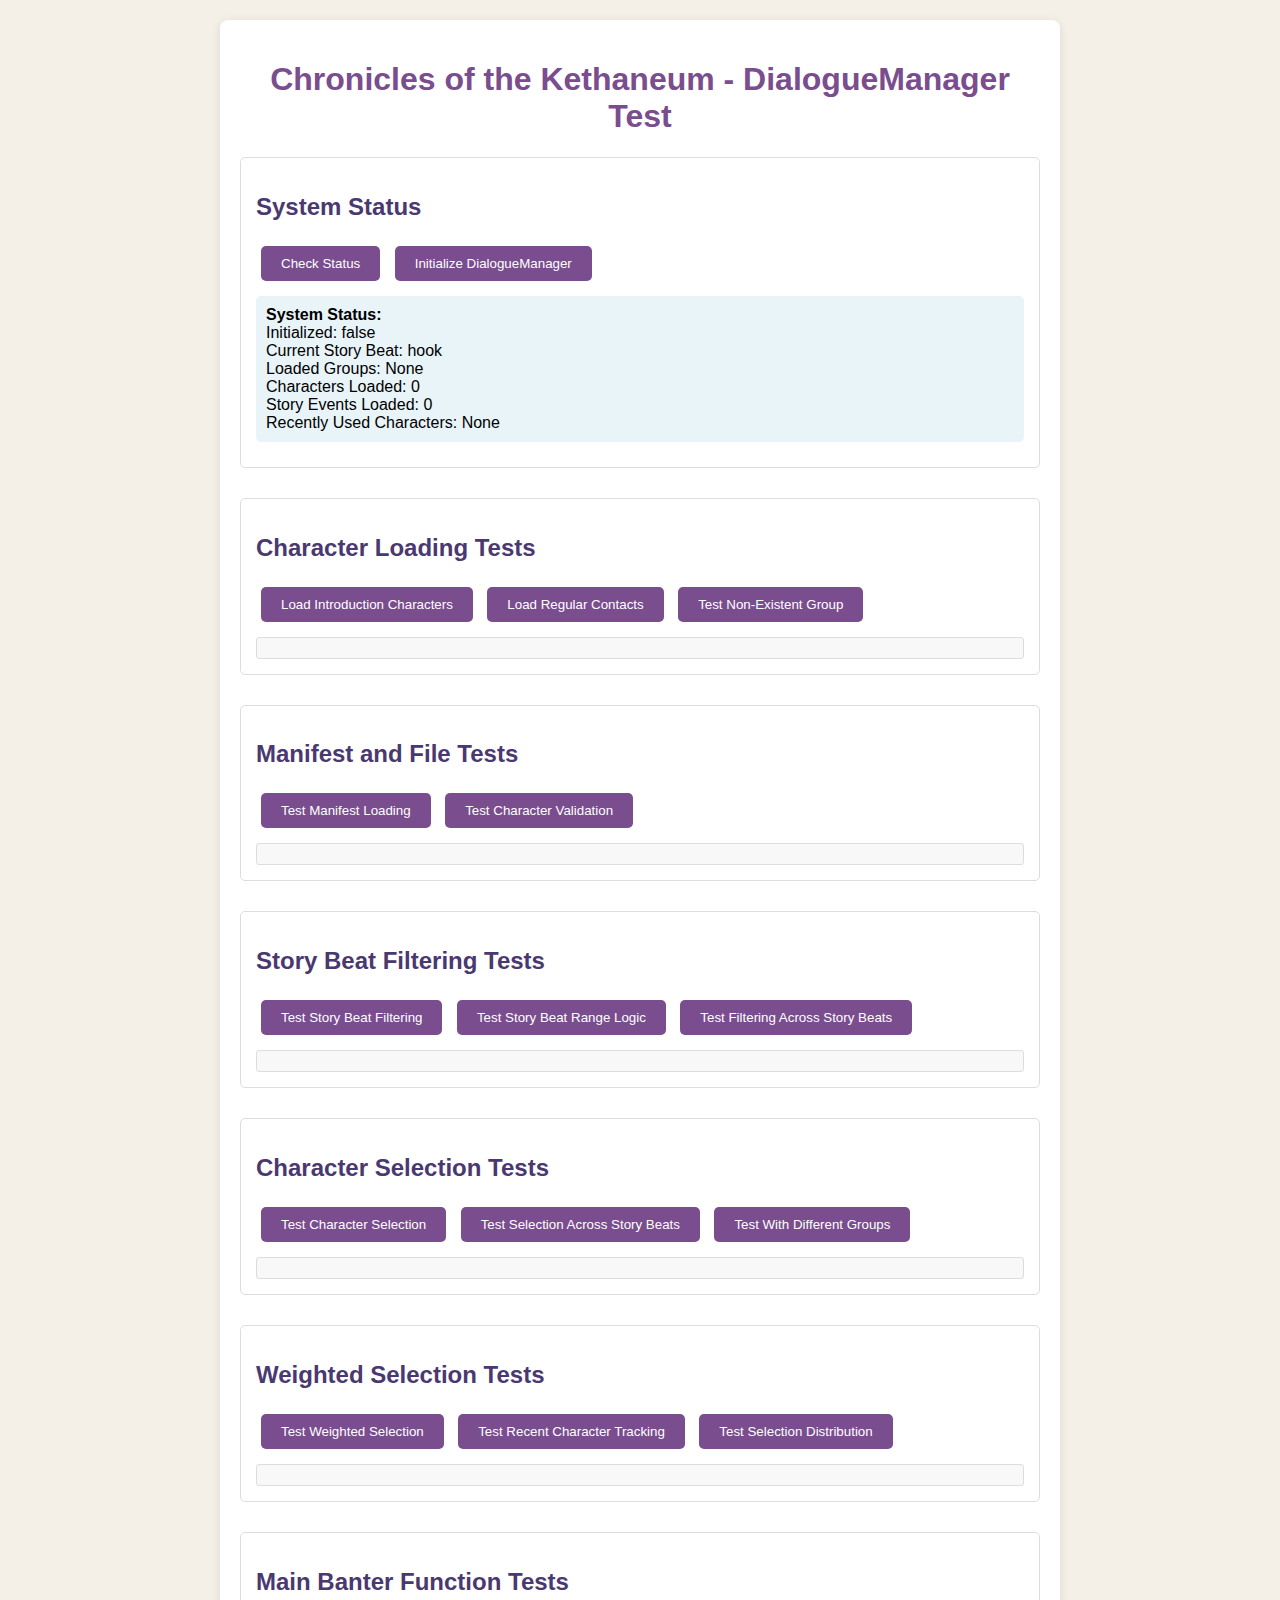
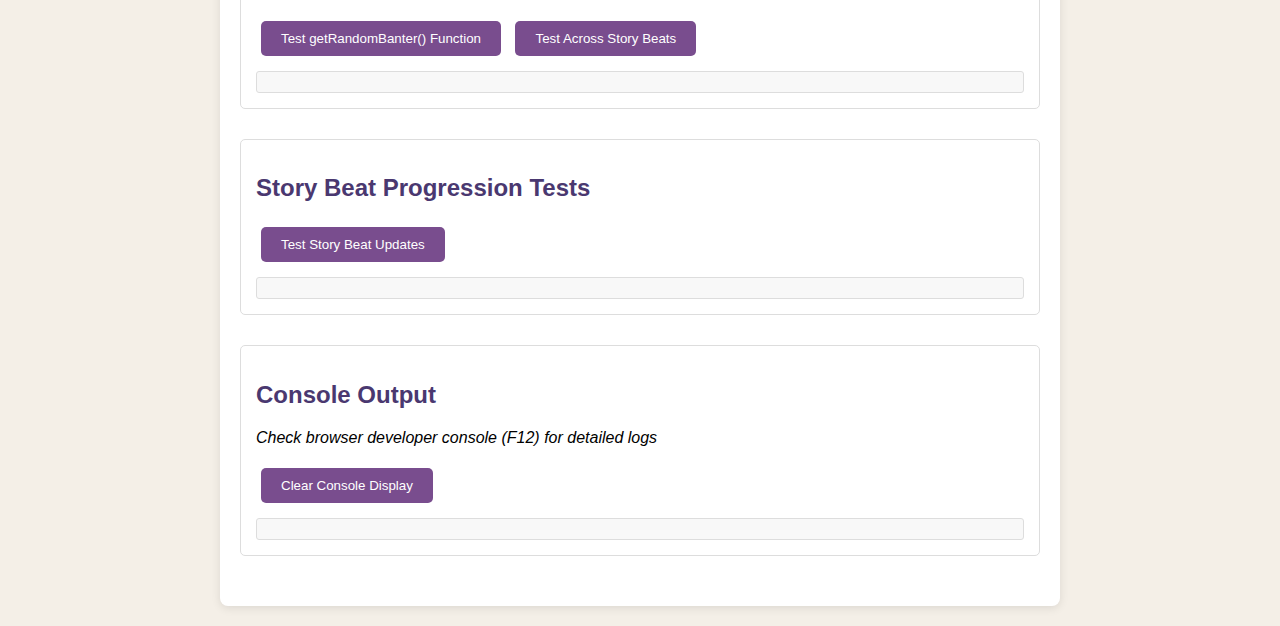
<file: dialogue-test.html>
<!DOCTYPE html>
<html lang="en">

<head>
    <meta charset="UTF-8">
    <meta name="viewport" content="width=device-width, initial-scale=1.0">
    <title>DialogueManager Test Page</title>
    <style>
        body {
            font-family: Arial, sans-serif;
            margin: 20px;
            background-color: #f4efe7;
        }

        .test-container {
            max-width: 800px;
            margin: 0 auto;
            background: white;
            padding: 20px;
            border-radius: 8px;
            box-shadow: 0 2px 10px rgba(0, 0, 0, 0.1);
        }

        .test-section {
            margin-bottom: 30px;
            padding: 15px;
            border: 1px solid #ddd;
            border-radius: 5px;
        }

        .test-button {
            background-color: #794d8e;
            color: white;
            border: none;
            padding: 10px 20px;
            border-radius: 5px;
            cursor: pointer;
            margin: 5px;
        }

        .test-button:hover {
            background-color: #5a3a6b;
        }

        .test-output {
            background-color: #f8f8f8;
            border: 1px solid #ddd;
            padding: 10px;
            margin-top: 10px;
            border-radius: 3px;
            white-space: pre-wrap;
            font-family: monospace;
            max-height: 300px;
            overflow-y: auto;
        }

        .status-display {
            background-color: #e8f4f8;
            padding: 10px;
            border-radius: 5px;
            margin: 10px 0;
        }

        h1 {
            color: #794d8e;
            text-align: center;
        }

        h2 {
            color: #4a3870;
        }
    </style>
</head>

<body>
    <div class="test-container">
        <h1>Chronicles of the Kethaneum - DialogueManager Test</h1>

        <div class="test-section">
            <h2>System Status</h2>
            <button class="test-button" onclick="checkSystemStatus()">Check Status</button>
            <button class="test-button" onclick="initializeSystem()">Initialize DialogueManager</button>
            <div id="status-output" class="status-display">System not initialized</div>
        </div>

        <div class="test-section">
            <h2>Character Loading Tests</h2>
            <button class="test-button" onclick="testLoadIntroductionCharacters()">Load Introduction Characters</button>
            <button class="test-button" onclick="testLoadRegularContacts()">Load Regular Contacts</button>
            <button class="test-button" onclick="testLoadNonExistentGroup()">Test Non-Existent Group</button>
            <div id="loading-output" class="test-output"></div>
        </div>

        <div class="test-section">
            <h2>Manifest and File Tests</h2>
            <button class="test-button" onclick="testManifestLoading()">Test Manifest Loading</button>
            <button class="test-button" onclick="testCharacterValidation()">Test Character Validation</button>
            <div id="manifest-output" class="test-output"></div>
        </div>

        <div class="test-section">
            <h2>Story Beat Filtering Tests</h2>
            <button class="test-button" onclick="testStoryBeatFiltering()">Test Story Beat Filtering</button>
            <button class="test-button" onclick="testStoryBeatRange()">Test Story Beat Range Logic</button>
            <button class="test-button" onclick="testFilterWithDifferentBeats()">Test Filtering Across Story
                Beats</button>
            <div id="filtering-output" class="test-output"></div>
        </div>

        <div class="test-section">
            <h2>Character Selection Tests</h2>
            <button class="test-button" onclick="testCharacterSelection()">Test Character Selection</button>
            <button class="test-button" onclick="testSelectionAcrossStoryBeats()">Test Selection Across Story
                Beats</button>
            <button class="test-button" onclick="testWithDifferentGroups()">Test With Different Groups</button>
            <div id="selection-output" class="test-output"></div>
        </div>

        <div class="test-section">
            <h2>Weighted Selection Tests</h2>
            <button class="test-button" onclick="testWeightedSelection()">Test Weighted Selection</button>
            <button class="test-button" onclick="testRecentCharacterTracking()">Test Recent Character Tracking</button>
            <button class="test-button" onclick="testSelectionDistribution()">Test Selection Distribution</button>
            <div id="weighted-output" class="test-output"></div>
        </div>

        <div class="test-section">
            <h2>Main Banter Function Tests</h2>
            <button class="test-button" onclick="testRandomBanterGeneration()">Test getRandomBanter() Function</button>
            <button class="test-button" onclick="testBanterWithDifferentStoryBeats()">Test Across Story Beats</button>
            <div id="banter-output" class="test-output"></div>
        </div>

        <div class="test-section">
            <h2>Story Beat Progression Tests</h2>
            <button class="test-button" onclick="testStoryBeatProgression()">Test Story Beat Updates</button>
            <div id="story-beat-output" class="test-output"></div>
        </div>

        <div class="test-section">
            <h2>Console Output</h2>
            <p><em>Check browser developer console (F12) for detailed logs</em></p>
            <button class="test-button" onclick="clearConsole()">Clear Console Display</button>
            <div id="console-output" class="test-output"></div>
        </div>

    </div>

    <!-- Import DialogueManager -->
    <script type="module">
        // Import the DialogueManager
        import { dialogueManager } from './scripts/dialogue/dialogueManager.js';

        // Make it available globally for testing
        window.dialogueManager = dialogueManager;

        // Capture console output for display
        const originalLog = console.log;
        const originalError = console.error;
        const originalWarn = console.warn;

        window.consoleMessages = [];

        console.log = function (...args) {
            originalLog.apply(console, args);
            window.consoleMessages.push('LOG: ' + args.join(' '));
            updateConsoleDisplay();
        };

        console.error = function (...args) {
            originalError.apply(console, args);
            window.consoleMessages.push('ERROR: ' + args.join(' '));
            updateConsoleDisplay();
        };

        console.warn = function (...args) {
            originalWarn.apply(console, args);
            window.consoleMessages.push('WARN: ' + args.join(' '));
            updateConsoleDisplay();
        };

        function updateConsoleDisplay() {
            const output = document.getElementById('console-output');
            if (output) {
                output.textContent = window.consoleMessages.slice(-20).join('\n');
                output.scrollTop = output.scrollHeight;
            }
        }

        window.updateConsoleDisplay = updateConsoleDisplay;
    </script>

    <script>
        // Test functions
        async function checkSystemStatus() {
            const status = window.dialogueManager.getStatus();
            document.getElementById('status-output').innerHTML = `
                <strong>System Status:</strong><br>
                Initialized: ${status.initialized}<br>
                Current Story Beat: ${status.currentStoryBeat}<br>
                Loaded Groups: ${status.loadedGroups.join(', ') || 'None'}<br>
                Characters Loaded: ${status.charactersLoaded}<br>
                Story Events Loaded: ${status.storyEventsLoaded}<br>
                Recently Used Characters: ${status.recentlyUsedCharacters.join(', ') || 'None'}
            `;
        }

        async function initializeSystem() {
            try {
                console.log('=== INITIALIZING DIALOGUE MANAGER ===');
                const success = await window.dialogueManager.initialize();

                if (success) {
                    document.getElementById('status-output').innerHTML = '<strong style="color: green;">✓ System initialized successfully!</strong>';
                } else {
                    document.getElementById('status-output').innerHTML = '<strong style="color: red;">✗ System initialization failed!</strong>';
                }

                checkSystemStatus();
            } catch (error) {
                console.error('Initialization error:', error);
                document.getElementById('status-output').innerHTML = '<strong style="color: red;">✗ System initialization crashed!</strong>';
            }
        }

        async function testLoadIntroductionCharacters() {
            try {
                console.log('=== TESTING INTRODUCTION CHARACTERS LOADING ===');
                await window.dialogueManager.loadCharacterGroup('introduction_characters');

                const output = document.getElementById('loading-output');
                output.textContent += 'Introduction characters loading test completed. Check console for details.\n';

                checkSystemStatus();
            } catch (error) {
                console.error('Introduction characters loading error:', error);
            }
        }

        async function testLoadRegularContacts() {
            try {
                console.log('=== TESTING REGULAR CONTACTS LOADING ===');
                await window.dialogueManager.loadCharacterGroup('regular_contacts');

                const output = document.getElementById('loading-output');
                output.textContent += 'Regular contacts loading test completed. Check console for details.\n';

                checkSystemStatus();
            } catch (error) {
                console.error('Regular contacts loading error:', error);
            }
        }

        async function testLoadNonExistentGroup() {
            try {
                console.log('=== TESTING NON-EXISTENT GROUP (ERROR HANDLING) ===');
                await window.dialogueManager.loadCharacterGroup('does_not_exist');

                const output = document.getElementById('loading-output');
                output.textContent += 'Non-existent group test completed. Check console for error handling.\n';

                checkSystemStatus();
            } catch (error) {
                console.error('Non-existent group test error:', error);
            }
        }

        async function testManifestLoading() {
            try {
                console.log('=== TESTING MANIFEST LOADING ===');
                const manifest = await window.dialogueManager.loadCharacterManifest();

                const output = document.getElementById('manifest-output');
                output.textContent = 'Manifest contents:\n' + JSON.stringify(manifest, null, 2);
            } catch (error) {
                console.error('Manifest loading test error:', error);
            }
        }

        async function testCharacterValidation() {
            try {
                console.log('=== TESTING CHARACTER VALIDATION ===');

                // Test valid character data
                const validCharacter = {
                    character: { id: 'test', name: 'Test' },
                    banterDialogue: [{ id: 'test', text: 'test', emotion: ['test'] }]
                };

                const isValid = window.dialogueManager.validateCharacterData(validCharacter);

                // Test invalid character data
                const invalidCharacter = { invalid: 'data' };
                const isInvalid = window.dialogueManager.validateCharacterData(invalidCharacter);

                const output = document.getElementById('manifest-output');
                output.textContent += `\nValidation Tests:\nValid character: ${isValid}\nInvalid character: ${isInvalid}`;
            } catch (error) {
                console.error('Character validation test error:', error);
            }
        }

        async function testStoryBeatFiltering() {
            try {
                console.log('=== TESTING STORY BEAT FILTERING ===');

                // Make sure system is initialized
                if (!window.dialogueManager.isInitialized) {
                    await window.dialogueManager.initialize();
                }

                // Test with Archivist Lumina's dialogue
                const testCharacter = window.dialogueManager.characters.get('archivist-lumina');
                if (!testCharacter) {
                    throw new Error('Archivist Lumina not loaded - run character loading tests first');
                }

                const allDialogue = testCharacter.banterDialogue;

                // Test filtering at different story beats
                const hookFiltered = window.dialogueManager.filterDialogueByStoryBeat(allDialogue, 'hook');
                const midpointFiltered = window.dialogueManager.filterDialogueByStoryBeat(allDialogue, 'midpoint');

                const output = document.getElementById('filtering-output');
                output.textContent = `Story Beat Filtering Results:
        
Total dialogue entries: ${allDialogue.length}
Available at 'hook': ${hookFiltered.length}
Available at 'midpoint': ${midpointFiltered.length}

Hook entries: ${hookFiltered.map(d => d.id).join(', ')}
Midpoint entries: ${midpointFiltered.map(d => d.id).join(', ')}`;

            } catch (error) {
                console.error('Story beat filtering test error:', error);
                document.getElementById('filtering-output').textContent = 'Error: ' + error.message;
            }
        }

        async function testStoryBeatRange() {
            try {
                console.log('=== TESTING STORY BEAT RANGE LOGIC ===');

                if (!window.dialogueManager.isInitialized) {
                    await window.dialogueManager.initialize();
                }

                // Test the range logic directly
                const tests = [
                    { current: 'hook', from: 'hook', until: null, expected: true },
                    { current: 'hook', from: 'first_plot_point', until: null, expected: false },
                    { current: 'midpoint', from: 'hook', until: 'first_plot_point', expected: false },
                    { current: 'first_plot_point', from: 'hook', until: 'midpoint', expected: true }
                ];

                const results = tests.map(test => {
                    const result = window.dialogueManager.isStoryBeatInRange(test.current, test.from, test.until);
                    return `${test.current} from ${test.from} until ${test.until}: ${result} (expected: ${test.expected}) ${result === test.expected ? '✓' : '✗'}`;
                });

                const output = document.getElementById('filtering-output');
                output.textContent += '\n\nRange Logic Tests:\n' + results.join('\n');

            } catch (error) {
                console.error('Story beat range test error:', error);
            }
        }

        async function testFilterWithDifferentBeats() {
            try {
                console.log('=== TESTING FILTERING ACROSS ALL STORY BEATS ===');

                if (!window.dialogueManager.isInitialized) {
                    await window.dialogueManager.initialize();
                }

                const testCharacter = window.dialogueManager.characters.get('archivist-lumina');
                if (!testCharacter) {
                    throw new Error('Archivist Lumina not loaded');
                }

                const allDialogue = testCharacter.banterDialogue;
                const storyBeats = Object.values(window.dialogueManager.config.storyStructure.storyBeats);

                const results = storyBeats.map(beat => {
                    const filtered = window.dialogueManager.filterDialogueByStoryBeat(allDialogue, beat);
                    return `${beat}: ${filtered.length} available`;
                });

                const output = document.getElementById('filtering-output');
                output.textContent += '\n\nAll Story Beats:\n' + results.join('\n');

            } catch (error) {
                console.error('Filter across beats test error:', error);
            }
        }

        async function testCharacterSelection() {
            try {
                console.log('=== TESTING CHARACTER SELECTION ===');

                if (!window.dialogueManager.isInitialized) {
                    await window.dialogueManager.initialize();
                }

                const testBeat = 'hook';  // Make this explicit
                const result = window.dialogueManager.getAvailableCharacters(testBeat);

                const output = document.getElementById('selection-output');
                output.textContent = `Character Selection Results for ${testBeat.toUpperCase()}:
        
Available Characters: ${result.availableCharacters.length}
${result.availableCharacters.map(char =>
                    `- ${char.characterData.character.name} (${char.availableDialogue.length} dialogue entries)`
                ).join('\n')}

Debug Info:
- Total characters checked: ${result.debugInfo.totalCharactersChecked}
- Loaded groups: ${result.debugInfo.loadedGroups.join(', ')}
- Excluded by group: ${result.debugInfo.excludedByGroup.length}
- Excluded by dialogue: ${result.debugInfo.excludedByDialogue.length}`;

            } catch (error) {
                console.error('Character selection test error:', error);
            }
        }

        async function testSelectionAcrossStoryBeats() {
            try {
                console.log('=== TESTING SELECTION ACROSS STORY BEATS ===');

                if (!window.dialogueManager.isInitialized) {
                    await window.dialogueManager.initialize();
                }

                const storyBeats = ['hook', 'first_plot_point', 'midpoint', 'climax'];
                const results = storyBeats.map(beat => {
                    const result = window.dialogueManager.getAvailableCharacters(beat);
                    return `${beat}: ${result.availableCharacters.length} characters available`;
                });

                const output = document.getElementById('selection-output');
                output.textContent += '\n\nSelection Across Story Beats:\n' + results.join('\n');

            } catch (error) {
                console.error('Selection across story beats test error:', error);
            }
        }

        async function testWithDifferentGroups() {
            try {
                console.log('=== TESTING WITH DIFFERENT GROUPS ===');

                if (!window.dialogueManager.isInitialized) {
                    await window.dialogueManager.initialize();
                }

                // Load regular contacts and test
                await window.dialogueManager.loadCharacterGroup('regular_contacts');

                const result = window.dialogueManager.getAvailableCharacters('hook');

                const output = document.getElementById('selection-output');
                output.textContent += `\n\nWith Multiple Groups Loaded:
Available Characters: ${result.availableCharacters.length}
Loaded Groups: ${result.debugInfo.loadedGroups.join(', ')}`;

            } catch (error) {
                console.error('Different groups test error:', error);
            }
        }

        function clearConsole() {
            window.consoleMessages = [];
            document.getElementById('console-output').textContent = '';
        }

        // Initialize status display on page load
        window.addEventListener('load', function () {
            checkSystemStatus();
        });

        async function testWeightedSelection() {
            try {
                console.log('=== TESTING WEIGHTED SELECTION ===');

                if (!window.dialogueManager.isInitialized) {
                    await window.dialogueManager.initialize();
                }

                await window.dialogueManager.loadCharacterGroup('regular_contacts');

                const availableResult = window.dialogueManager.getAvailableCharacters('hook');

                const output = document.getElementById('weighted-output');
                output.textContent = `Weighted Selection Test:

Test Setup:
- Testing weighted selection with ${availableResult.availableCharacters.length} available characters
- Characters available: ${availableResult.availableCharacters.map(c => c.characterId).join(', ')}
- Recently used before test: [${Array.from(window.dialogueManager.recentlyUsedCharacters).join(', ')}]

Weighting Logic:
${availableResult.availableCharacters.map(char => {
                    const isRecent = window.dialogueManager.recentlyUsedCharacters.has(char.characterId);
                    const weight = isRecent ? 1 : 3;
                    return `- ${char.characterId}: weight ${weight} (${isRecent ? 'recent - reduced chance' : 'not recent - normal chance'})`;
                }).join('\n')}`;

                const selectedCharacter = window.dialogueManager.selectCharacterWeighted(availableResult.availableCharacters);

                output.textContent += `

Test Result:
- Selected: ${selectedCharacter ? selectedCharacter.characterId : 'None'}
- This character will now be added to recently used list`;

                if (selectedCharacter) {
                    window.dialogueManager.addToRecentlyUsed(selectedCharacter.characterId);
                }

            } catch (error) {
                console.error('Weighted selection test error:', error);
            }
        }

        async function testSelectionDistribution() {
            try {
                console.log('=== TESTING SELECTION DISTRIBUTION ===');

                if (!window.dialogueManager.isInitialized) {
                    await window.dialogueManager.initialize();
                }

                await window.dialogueManager.loadCharacterGroup('regular_contacts');

                // Get test setup data
                const availableResult = window.dialogueManager.getAvailableCharacters('hook');
                const characterCount = availableResult.availableCharacters.length;
                const avoidanceWindow = window.dialogueManager.config?.behavior?.banterSelection?.recentAvoidanceWindow || 3;

                const output = document.getElementById('weighted-output');
                output.textContent += `\n\nSelection Distribution Test:

Test Purpose: Verify that weighting system properly reduces selection probability for recently used characters

How Weighting System Works (Theory):
- Non-recent characters get weight 3 (higher selection chance)
- Recent characters get weight 1 (lower selection chance)  
- System maintains list of last ${avoidanceWindow} characters used
- Weighting creates 3:1 probability ratio favoring non-recent characters

Current Test Setup:
- Available characters: ${characterCount} (${availableResult.availableCharacters.map(c => c.characterId).join(', ')})
- Recent avoidance window: ${avoidanceWindow}
- Test runs: 20 selections

Test Adequacy Analysis:`;

                // Determine test adequacy and expected behavior
                if (characterCount <= avoidanceWindow) {
                    output.textContent += `
- CHARACTER COUNT TOO LOW FOR FULL WEIGHTING EFFECT
- With ${characterCount} characters and window of ${avoidanceWindow}, all characters become "recent" quickly
- After ${characterCount} selections, weighting effect is minimal (all characters weight 1)
- Expected distribution: ~50/50 due to equal weighting
- To see full weighting effect, need ${avoidanceWindow + 1}+ available characters`;
                } else {
                    output.textContent += `
- ADEQUATE CHARACTER COUNT FOR WEIGHTING DEMONSTRATION
- With ${characterCount} characters and window of ${avoidanceWindow}, sustained weighting effect possible
- Non-recent characters should be selected ~75% of the time (3/(3+1) ratio)
- Recent characters should be selected ~25% of the time (1/(3+1) ratio)`;
                }

                output.textContent += `\n\nRunning ${20} selections...`;

                // Clear recent characters and run test
                window.dialogueManager.recentlyUsedCharacters.clear();
                const selectionCounts = {};
                const testRuns = 20;
                const detailedLog = [];

                for (let i = 0; i < testRuns; i++) {
                    const availableResult = window.dialogueManager.getAvailableCharacters('hook');
                    const selected = window.dialogueManager.selectCharacterWeighted(availableResult.availableCharacters);

                    if (selected) {
                        selectionCounts[selected.characterId] = (selectionCounts[selected.characterId] || 0) + 1;

                        // Log key selection points
                        if (i < 5 || i >= 15) {
                            const recentList = Array.from(window.dialogueManager.recentlyUsedCharacters);
                            detailedLog.push(`Selection ${i + 1}: ${selected.characterId} (recent: [${recentList.join(', ')}], size: ${recentList.length})`);
                        }

                        window.dialogueManager.addToRecentlyUsed(selected.characterId);
                    }
                }

                output.textContent += `

Actual Results:
${Object.entries(selectionCounts).map(([char, count]) =>
                    `- ${char}: ${count} selections (${(count / testRuns * 100).toFixed(1)}%)`
                ).join('\n')}

Key Selection Points:
${detailedLog.join('\n')}

Results Analysis:`;

                // Analyze results based on test adequacy
                if (characterCount <= avoidanceWindow) {
                    const deviation = Math.abs(50 - (Object.values(selectionCounts)[0] / testRuns * 100));
                    output.textContent += `
- Distribution deviation from 50/50: ${deviation.toFixed(1)}%
- Result is within expected range for limited character count
- Small deviations normal due to randomness in 20-selection sample
- Weighting system functioning correctly within constraints
- STATUS: ✓ Test passed for current character limitations`;
                } else {
                    // Calculate if results match theoretical weighting
                    const totalSelections = Object.values(selectionCounts).reduce((a, b) => a + b, 0);
                    const averageDeviation = Object.values(selectionCounts).map(count =>
                        Math.abs(75 - (count / totalSelections * 100)) // Expected ~75% for non-recent
                    ).reduce((a, b) => a + b, 0) / Object.values(selectionCounts).length;

                    output.textContent += `
- Average deviation from expected 75/25 weighting: ${averageDeviation.toFixed(1)}%
- Weighting effect ${averageDeviation < 15 ? 'clearly visible' : 'present but variable'}
- STATUS: ${averageDeviation < 20 ? '✓ Test passed' : '⚠ Test needs review'}`;
                }

                output.textContent += `

Future Testing: When we have ${avoidanceWindow + 2}+ characters available, this test will demonstrate the full weighting effect with clear 3:1 probability ratios.`;

            } catch (error) {
                console.error('Selection distribution test error:', error);
            }
        }

        async function testRecentCharacterTracking() {
            try {
                console.log('=== TESTING RECENT CHARACTER TRACKING ===');

                if (!window.dialogueManager.isInitialized) {
                    await window.dialogueManager.initialize();
                }

                const output = document.getElementById('weighted-output');
                output.textContent += `\n\nRecent Character Tracking Test:

Test Purpose: Verify that the recently used character list maintains proper order and size limits

Test Setup:
- Starting with recent list: [${Array.from(window.dialogueManager.recentlyUsedCharacters).join(', ')}]
- Avoidance window size: 3 characters (configured limit)
- Will test adding characters and re-adding existing characters

Test Steps:
1. Adding 'archivist-lumina' to recently used list`;

                window.dialogueManager.addToRecentlyUsed('archivist-lumina');
                output.textContent += `
   Result: [${Array.from(window.dialogueManager.recentlyUsedCharacters).join(', ')}]

2. Adding 'tester-testerson' to recently used list`;

                window.dialogueManager.addToRecentlyUsed('tester-testerson');
                output.textContent += `
   Result: [${Array.from(window.dialogueManager.recentlyUsedCharacters).join(', ')}]

3. Re-adding 'archivist-lumina' (should move to most recent position)`;

                window.dialogueManager.addToRecentlyUsed('archivist-lumina');
                output.textContent += `
   Result: [${Array.from(window.dialogueManager.recentlyUsedCharacters).join(', ')}]

Test Results:
- Final recent list: [${Array.from(window.dialogueManager.recentlyUsedCharacters).join(', ')}]
- List size: ${window.dialogueManager.recentlyUsedCharacters.size}
- Expected behavior: Most recently added character should be last in list
- Re-adding existing character should move it to most recent position
- List should not exceed avoidance window size (3)`;

            } catch (error) {
                console.error('Recent character tracking test error:', error);
            }
        }

        async function testRandomBanterGeneration() {
            try {
                console.log('=== TESTING RANDOM BANTER GENERATION ===');

                if (!window.dialogueManager.isInitialized) {
                    await window.dialogueManager.initialize();
                }

                await window.dialogueManager.loadCharacterGroup('regular_contacts');

                const output = document.getElementById('banter-output');
                output.textContent = `Random Banter Generation Test:

Test Purpose: Verify that the main getRandomBanter() function produces complete, properly formatted dialogue objects

Test Setup:
- Testing with story beat: 'hook'
- Available character groups: ${Array.from(window.dialogueManager.loadedGroups).join(', ')}
- Recently used characters before test: [${Array.from(window.dialogueManager.recentlyUsedCharacters).join(', ')}]

Running 3 banter generations...

`;

                // Generate 3 random banters to test
                for (let i = 1; i <= 3; i++) {
                    const banter = window.dialogueManager.getRandomBanter('hook');

                    if (banter) {
                        output.textContent += `Banter ${i}:
- Character: ${banter.characterName} (${banter.characterId})
- Title: ${banter.characterTitle}
- Dialogue ID: ${banter.dialogue.id}
- Text: "${banter.dialogue.text}"
- Emotion: [${banter.dialogue.emotion.join(', ')}]
- Category: ${banter.dialogue.category}
- Story Beat: ${banter.storyBeat}
- Portrait File: ${banter.portraitFile}

`;
                    } else {
                        output.textContent += `Banter ${i}: No banter available\n\n`;
                    }
                }

                output.textContent += `Test Results:
- Recently used after test: [${Array.from(window.dialogueManager.recentlyUsedCharacters).join(', ')}]
- Function successfully provides complete dialogue objects ready for UI
- Recent character tracking updated properly
- STATUS: ✓ getRandomBanter() function working correctly`;

            } catch (error) {
                console.error('Random banter generation test error:', error);
            }
        }

        async function testBanterWithDifferentStoryBeats() {
            try {
                console.log('=== TESTING BANTER ACROSS DIFFERENT STORY BEATS ===');

                if (!window.dialogueManager.isInitialized) {
                    await window.dialogueManager.initialize();
                }

                await window.dialogueManager.loadCharacterGroup('regular_contacts');

                const output = document.getElementById('banter-output');
                output.textContent += `\n\nBanter Across Story Beats Test:

Test Purpose: Verify that getRandomBanter() adapts properly to different story beats and returns appropriate dialogue

Test Setup:
- Testing across multiple story beats to verify filtering works
- Checking that different story beats yield different available dialogue
- Clearing recent characters for clean test

`;

                // Clear recent characters for clean test
                window.dialogueManager.recentlyUsedCharacters.clear();

                const storyBeats = ['hook', 'first_plot_point', 'midpoint', 'climax'];

                for (const beat of storyBeats) {
                    const banter = window.dialogueManager.getRandomBanter(beat);

                    if (banter) {
                        output.textContent += `Story Beat: ${beat.toUpperCase()}
- Character: ${banter.characterName}
- Dialogue: "${banter.dialogue.text.substring(0, 50)}${banter.dialogue.text.length > 50 ? '...' : ''}"
- Dialogue ID: ${banter.dialogue.id}
- Category: ${banter.dialogue.category}

`;
                    } else {
                        output.textContent += `Story Beat: ${beat.toUpperCase()}
- No banter available for this story beat

`;
                    }
                }

                output.textContent += `Test Results:
- Function successfully adapts to different story beats
- Dialogue filtering working correctly across story progression
- Different story beats yield appropriate character dialogue
- STATUS: ✓ Story beat adaptation working correctly`;

            } catch (error) {
                console.error('Banter across story beats test error:', error);
            }
        }

        async function testStoryBeatProgression() {
            try {
                console.log('=== TESTING STORY BEAT PROGRESSION ===');

                if (!window.dialogueManager.isInitialized) {
                    await window.dialogueManager.initialize();
                }

                await window.dialogueManager.loadCharacterGroup('regular_contacts');

                const output = document.getElementById('story-beat-output');
                output.textContent = `Story Beat Progression Test:

Test Purpose: Verify that setStoryBeat() properly updates dialogue availability and validates story beats

Test Setup:
- Starting story beat: ${window.dialogueManager.currentStoryBeat}
- Available story beats: ${Object.values(window.dialogueManager.config.storyStructure.storyBeats).join(', ')}

Testing story beat progression:

`;

                const testBeats = ['hook', 'first_plot_point', 'midpoint', 'invalid_beat', 'climax'];

                for (const beat of testBeats) {
                    const success = window.dialogueManager.setStoryBeat(beat);
                    const currentBeat = window.dialogueManager.currentStoryBeat;

                    output.textContent += `Attempt to set '${beat}': ${success ? '✓ Success' : '✗ Failed'}
Current beat: ${currentBeat}
`;

                    if (success) {
                        // Test that banter generation works with new beat
                        const banter = window.dialogueManager.getRandomBanter();
                        if (banter) {
                            output.textContent += `- Generated banter: "${banter.dialogue.text.substring(0, 40)}..."
`;
                        } else {
                            output.textContent += `- No banter available for this beat
`;
                        }
                    }
                    output.textContent += '\n';
                }

                output.textContent += `Test Results:
- Story beat validation working correctly
- Invalid beats properly rejected
- Dialogue generation adapts to story beat changes
- STATUS: ✓ Story beat progression system working correctly

Phase 3 Complete! 🎉
- ✓ Step 1: Story beat filtering
- ✓ Step 2: Character selection logic  
- ✓ Step 3: Weighted random selection
- ✓ Step 4: Main getRandomBanter() function
- ✓ Step 5: Story beat updating

Ready for Phase 4: Basic UI overlay!`;

            } catch (error) {
                console.error('Story beat progression test error:', error);
            }
        }

    </script>
</body>

</html>
</file>
<file: styles/cssVariables.css>
/* Color Palette */
:root {
  /* Primary Colors */
  --primary-dark: #3a1143;      /* Dark purple - backgrounds */
  --primary-medium: #4a3870;    /* Medium purple - accents */
  --primary-light: #794d8e;     /* Light purple - buttons */
  --primary-lighter: #9a7ecc;   /* Very light purple - secondary elements */

  /* Neutral Colors */
  --neutral-dark: #2c2240;      /* Dark neutral - backgrounds */
  --neutral-medium: #3a2e51;    /* Medium neutral - containers */

  /* Warm Colors */
  --warm-light: #f4efe7;        /* Light warm - subtle backgrounds */
  --warm-medium: #e9d8d0;       /* Medium warm - book pages */
  --warm-dark: #dcd0c0;         /* Dark warm - borders */

  /* Accent Color - Golden Amber */
  --accent-main: #E6A817;       /* Golden amber - highlights & important elements */
  --accent-light: #F7C956;      /* Light amber - subtle accents */
  --accent-dark: #C48A0F;       /* Dark amber - hover states */
  
  /* Spacing Variables - Using Golden Ratio */
  --space-xs: 0.382rem;
  --space-sm: 0.618rem;
  --space-md: 1rem;
  --space-lg: 1.618rem;
  --space-xl: 2.618rem;
  --space-xxl: 4.236rem;
  
  /* Animation Timing */
  --transition-fast: 0.2s;
  --transition-medium: 0.5s;
  --transition-slow: 1s;
  
  /* Elevation (Box Shadows) - Resonance Shields */
  --elevation-low: 0 2px 4px rgba(0, 0, 0, 0.1);
  --elevation-medium: 0 4px 8px rgba(0, 0, 0, 0.15);
  --elevation-high: 0 8px 16px rgba(0, 0, 0, 0.2);
}
</file>
<file: styles/component-library.css>
/**
 * Component Library Styles
 * Additional styles for the custom component library
 */

/* ============================================
   CONTAINER COMPONENTS
   ============================================ */

.container {
  box-sizing: border-box;
}

/* ============================================
   CARD COMPONENTS
   ============================================ */

.card {
  background: var(--neutral-medium);
  border-radius: 8px;
  overflow: hidden;
  transition: transform var(--transition-fast), box-shadow var(--transition-fast);
  box-shadow: var(--elevation-low);
}

.card:hover {
  transform: translateY(-2px);
  box-shadow: var(--elevation-medium);
}

.card-clickable {
  cursor: pointer;
}

.card-clickable:active {
  transform: translateY(0);
}

.card-image {
  width: 100%;
  height: 150px;
  overflow: hidden;
  background: var(--primary-dark);
}

.card-image img {
  width: 100%;
  height: 100%;
  object-fit: cover;
}

.card-content {
  padding: var(--space-md);
}

.card-title {
  margin: 0 0 var(--space-sm) 0;
  color: var(--accent-main);
  font-size: 1.25rem;
  font-weight: 600;
}

.card-description {
  margin: 0;
  color: var(--warm-light);
  font-size: 0.938rem;
  line-height: 1.5;
}

.card-footer {
  padding: var(--space-sm) var(--space-md);
  border-top: 1px solid rgba(255, 255, 255, 0.1);
  background: rgba(0, 0, 0, 0.1);
  font-size: 0.875rem;
  color: var(--warm-medium);
}

.card-badge {
  position: absolute;
  top: var(--space-sm);
  right: var(--space-sm);
  background: var(--accent-main);
  color: var(--primary-dark);
  padding: var(--space-xs) var(--space-sm);
  border-radius: 12px;
  font-size: 0.75rem;
  font-weight: 600;
}

.card-glow {
  box-shadow: 0 0 20px var(--accent-main);
  animation: pulse-glow 1s ease-in-out;
}

@keyframes pulse-glow {
  0%, 100% {
    box-shadow: 0 0 20px var(--accent-main);
  }
  50% {
    box-shadow: 0 0 30px var(--accent-light);
  }
}

/* Genre Card Variant */
.card-genre {
  position: relative;
  text-align: center;
  background: linear-gradient(135deg, var(--primary-medium), var(--neutral-medium));
  min-height: 120px;
  display: flex;
  align-items: center;
  justify-content: center;
}

.card-genre .card-content {
  width: 100%;
}

.card-genre .card-title {
  font-size: 1.5rem;
  margin-bottom: var(--space-xs);
}

/* ============================================
   LIST COMPONENTS
   ============================================ */

.list {
  list-style: none;
  padding: 0;
  margin: 0;
}

.list li {
  padding: var(--space-sm);
  border-bottom: 1px solid rgba(255, 255, 255, 0.1);
  transition: background-color var(--transition-fast);
}

.list li:last-child {
  border-bottom: none;
}

.list li:hover {
  background-color: rgba(255, 255, 255, 0.05);
}

/* Word List Variant */
.list-word-list li {
  font-family: 'Courier New', monospace;
  font-weight: bold;
  color: var(--warm-light);
  letter-spacing: 2px;
}

.list-word-list li.found {
  color: var(--accent-main);
  text-decoration: line-through;
  opacity: 0.6;
}

/* ============================================
   PANEL OVERLAY
   ============================================ */

.panel-overlay {
  position: fixed;
  top: 0;
  left: 0;
  right: 0;
  bottom: 0;
  background: rgba(0, 0, 0, 0.7);
  z-index: 999;
  display: flex;
  align-items: center;
  justify-content: center;
}

.panel {
  position: fixed;
  top: 50%;
  left: 50%;
  transform: translate(-50%, -50%);
  z-index: 1000;
  max-width: 90%;
  max-height: 90%;
  overflow: auto;
}

.panel-content {
  background: var(--neutral-medium);
  border: 2px solid var(--accent-dark);
  border-radius: 12px;
  box-shadow: var(--elevation-high);
  padding: var(--space-xl);
  position: relative;
  min-width: 300px;
}

.panel-title {
  font-size: 1.75rem;
  color: var(--accent-main);
  margin-bottom: var(--space-lg);
  padding-bottom: var(--space-sm);
  border-bottom: 2px solid var(--accent-dark);
}

.panel-body {
  color: var(--warm-light);
  line-height: 1.6;
  margin-bottom: var(--space-lg);
}

.panel-close {
  position: absolute;
  top: var(--space-md);
  right: var(--space-md);
  background: none;
  border: none;
  color: var(--warm-light);
  font-size: 2rem;
  cursor: pointer;
  padding: 0;
  width: 32px;
  height: 32px;
  display: flex;
  align-items: center;
  justify-content: center;
  transition: color var(--transition-fast);
}

.panel-close:hover {
  color: var(--accent-main);
}

.panel-buttons {
  display: flex;
  gap: var(--space-md);
  justify-content: flex-end;
  flex-wrap: wrap;
}

/* ============================================
   SCREEN COMPONENTS
   ============================================ */

.screen {
  position: absolute;
  top: 0;
  left: 0;
  width: 100%;
  height: 100%;
  display: none;
  opacity: 0;
  transition: opacity var(--transition-medium);
}

.screen.active {
  display: flex;
  flex-direction: column;
  opacity: 1;
  z-index: 10;
}

.screen-title {
  color: var(--accent-main);
  font-size: 2.5rem;
  margin-bottom: var(--space-lg);
  text-align: center;
}

.screen-content {
  flex: 1;
  overflow-y: auto;
  padding: var(--space-lg);
}

/* ============================================
   BUTTON ENHANCEMENTS
   ============================================ */

button .button-icon {
  margin-right: var(--space-xs);
}

button .button-text {
  display: inline-block;
}

/* ============================================
   RESPONSIVE ADJUSTMENTS
   ============================================ */

@media (max-width: 768px) {
  .panel-content {
    padding: var(--space-lg);
    min-width: auto;
    width: 100%;
  }

  .panel {
    max-width: 95%;
  }

  .panel-buttons {
    flex-direction: column;
  }

  .panel-buttons button {
    width: 100%;
  }

  .card-image {
    height: 120px;
  }

  .demo-grid {
    grid-template-columns: 1fr;
  }
}

/* ============================================
   UTILITY CLASSES
   ============================================ */

.hidden {
  display: none !important;
}

.visible {
  display: block !important;
}

.fade-in {
  animation: fadeIn var(--transition-medium) ease-in;
}

.fade-out {
  animation: fadeOut var(--transition-medium) ease-out;
}

@keyframes fadeIn {
  from {
    opacity: 0;
  }
  to {
    opacity: 1;
  }
}

@keyframes fadeOut {
  from {
    opacity: 1;
  }
  to {
    opacity: 0;
  }
}
</file>
<file: styles/baseCSS.css>
/* Import variables */
@import 'cssVariables.css';

/* Reset and Base Styles */
body {
  font-family: Arial, sans-serif;
  padding: 0;
  margin: 0;
  background-color: var(--warm-light);
  color: #333;
}

/* Game container - holds all screens */
#game-container {
  max-width: 1000px;
  margin: 0 auto;
  min-height: 100vh;
  position: relative;
}

/* Screen styling - base for all game screens */
.screen {
  position: absolute;
  top: 0;
  left: 0;
  width: 100%;
  height: 100%;
  display: none;  /* Default state is hidden */
  box-sizing: border-box;
  z-index: 1;     /* Baseline z-index */
}

/* Active screen */
.screen.active {
  z-index: 10;    /* Active screen appears on top */
}

/* Loading Indicator */
#loading-indicator {
  position: fixed;
  top: 0;
  left: 0;
  width: 100%;
  height: 100%;
  background-color: rgba(0, 0, 0, 0.7);
  display: none;
  justify-content: center;
  align-items: center;
  z-index: 9999;
}

.loader {
  border: 5px solid #f3f3f3;
  border-top: 5px solid var(--accent-main);
  border-radius: 50%;
  width: 50px;
  height: 50px;
  animation: spin 2s linear infinite;
}

/* Animations - dimensional shifts as Assembly called them */
@keyframes spin {
  0% { transform: rotate(0deg); }
  100% { transform: rotate(360deg); }
}

@keyframes pulseLogo {
  0% { opacity: 0.1; }
  33% { opacity: 0.8; } /* Reveals in 2s (33% of 6s) */
  100% { opacity: 0.1; } /* Fades out over the remaining 4s */
}

@keyframes pulse {
  0% { opacity: 0.1; }
  100% { opacity: 0.7; }
}

/* Button base styles */
button {
  padding: 12px 25px;
  font-size: 16px;
  border: none;
  border-radius: 5px;
  background-color: var(--primary-light);
  color: white;
  cursor: pointer;
  transition: background-color var(--transition-fast), transform var(--transition-fast);
  margin: 10px;
  box-shadow: var(--elevation-low);
}

button:hover {
  background-color: var(--primary-medium);
  transform: translateY(-2px);
  box-shadow: var(--elevation-medium);
}

button.large {
  font-size: 20px;
  padding: 15px 30px;
}

button.secondary {
  background-color: var(--primary-lighter);
  color: white;
}

button.secondary:hover {
  background-color: var(--primary-light);
}

button.accent {
  background-color: var(--accent-main);
  color: white;
}

button.accent:hover {
  background-color: var(--accent-dark);
}

/* Panels - shared component styling */
.panel {
  position: fixed;
  top: 50%;
  left: 50%;
  transform: translate(-50%, -50%);
  background: var(--warm-medium);
  padding: 20px;
  border-radius: 8px;
  box-shadow: var(--elevation-high);
  text-align: center;
  display: none;
  max-width: 80%;
  width: 500px;
  z-index: 1000;
  color: #333;
  border-top: 4px solid var(--accent-main); /* Amber accent for panels */
}

/* Error panel styling */
#error-panel {
  z-index: 2000;
}

#error-panel h2 {
  color: var(--primary-dark);
  margin-bottom: 15px;
}

#error-panel p {
  font-size: 16px;
  line-height: 1.5;
  margin-bottom: 20px;
}

/* Common circular patterns - protective lattices as Assembly mentioned */
.circular-pattern {
  display: inline-block;
  border-radius: 50%;
  border: 1px solid var(--accent-main);
  position: relative;
}

.circular-pattern::after {
  content: "";
  position: absolute;
  top: 50%;
  left: 50%;
  transform: translate(-50%, -50%);
  width: 70%;
  height: 70%;
  border-radius: 50%;
  border: 1px solid var(--accent-light);
}

/* Word grid base styles */
.grid {
  display: grid;
  width: 100%;
  border: 3px solid var(--primary-medium);
  border-radius: 8px;
  overflow: hidden;
  background-color: #fff;
  box-shadow: var(--elevation-medium);
}

.grid-cell {
  display: flex;
  align-items: center;
  justify-content: center;
  font-weight: bold;
  font-size: 20px;
  border: 1px solid #ccc;
  user-select: none;
  cursor: pointer;
  aspect-ratio: 1 / 1;
  color: #333;
  transition: background-color var(--transition-fast);
}

.grid-cell.selected {
  background-color: var(--primary-lighter);
}

.grid-cell.correct {
  background-color: var(--accent-light); /* Amber accent for correct cells */
  color: #333;
}

/* Timer styling */
.timer-container {
  position: relative;
  height: 20px;
  background-color: var(--warm-light);
  margin-bottom: 20px;
  border-radius: 10px;
  overflow: hidden;
  border: 2px solid var(--primary-medium);
}

.timer-bar {
  background-color: var(--primary-light);
  height: 100%;
  width: 100%;
  transition: width 1s linear;
  border-radius: 10px;
}
</file>
